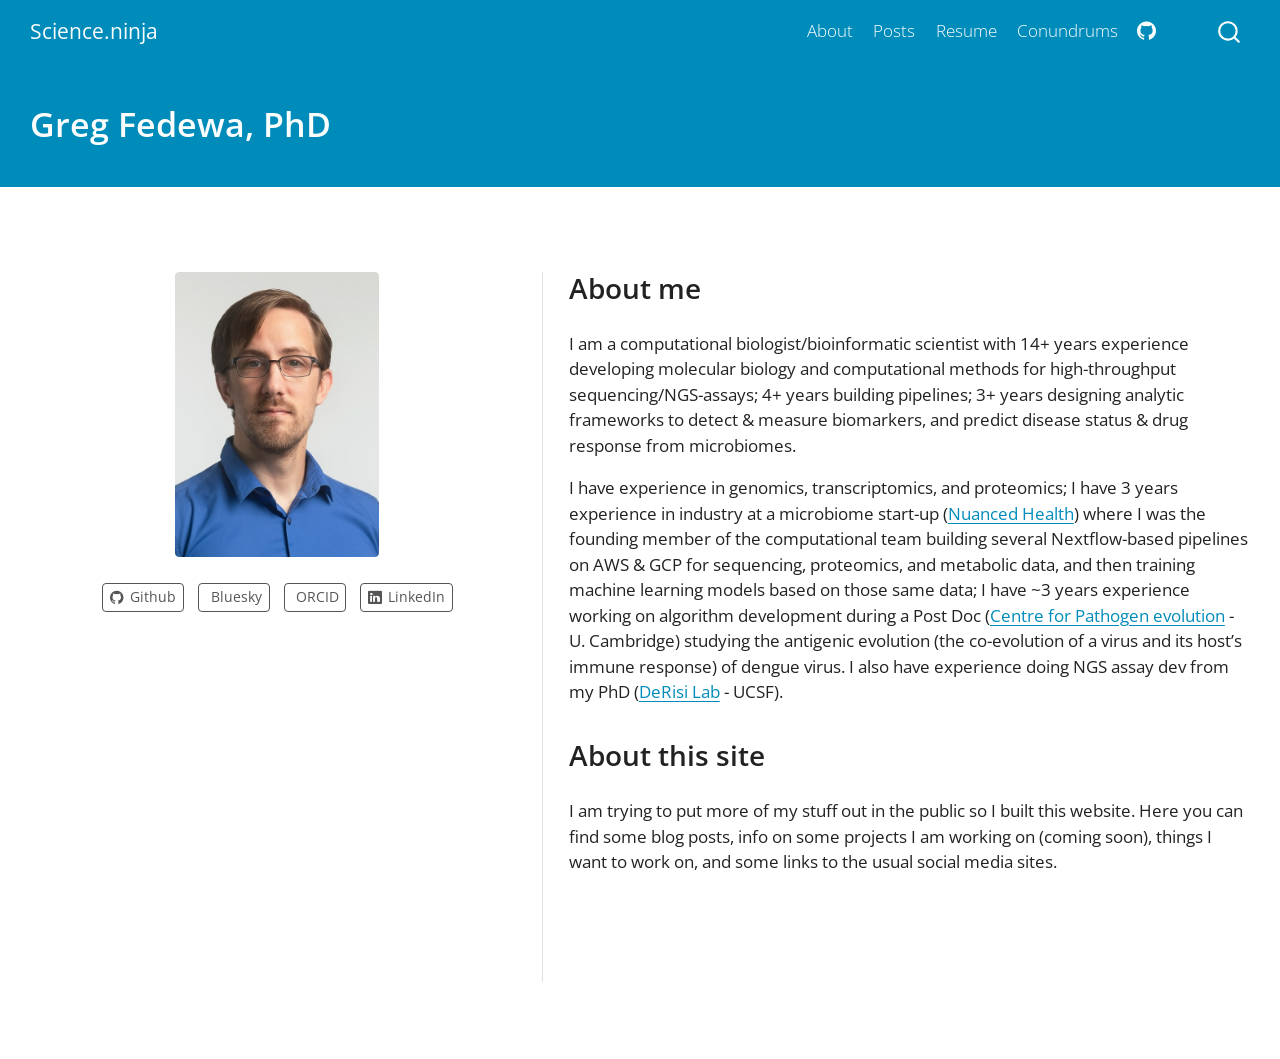
<file: index.html>
<!DOCTYPE html>
<html xmlns="http://www.w3.org/1999/xhtml" lang="en" xml:lang="en"><head>

<meta charset="utf-8">
<meta name="generator" content="quarto-1.7.32">

<meta name="viewport" content="width=device-width, initial-scale=1.0, user-scalable=yes">


<title>Greg Fedewa, PhD – Science.ninja</title>
<style>
code{white-space: pre-wrap;}
span.smallcaps{font-variant: small-caps;}
div.columns{display: flex; gap: min(4vw, 1.5em);}
div.column{flex: auto; overflow-x: auto;}
div.hanging-indent{margin-left: 1.5em; text-indent: -1.5em;}
ul.task-list{list-style: none;}
ul.task-list li input[type="checkbox"] {
  width: 0.8em;
  margin: 0 0.8em 0.2em -1em; /* quarto-specific, see https://github.com/quarto-dev/quarto-cli/issues/4556 */ 
  vertical-align: middle;
}
</style>


<script src="site_libs/quarto-nav/quarto-nav.js"></script>
<script src="site_libs/quarto-nav/headroom.min.js"></script>
<script src="site_libs/clipboard/clipboard.min.js"></script>
<script src="site_libs/quarto-search/autocomplete.umd.js"></script>
<script src="site_libs/quarto-search/fuse.min.js"></script>
<script src="site_libs/quarto-search/quarto-search.js"></script>
<meta name="quarto:offset" content="./">
<script src="site_libs/quarto-html/quarto.js" type="module"></script>
<script src="site_libs/quarto-html/tabsets/tabsets.js" type="module"></script>
<script src="site_libs/quarto-html/popper.min.js"></script>
<script src="site_libs/quarto-html/tippy.umd.min.js"></script>
<link href="site_libs/quarto-html/tippy.css" rel="stylesheet">
<link href="site_libs/quarto-html/quarto-syntax-highlighting-37eea08aefeeee20ff55810ff984fec1.css" rel="stylesheet" id="quarto-text-highlighting-styles">
<script src="site_libs/bootstrap/bootstrap.min.js"></script>
<link href="site_libs/bootstrap/bootstrap-icons.css" rel="stylesheet">
<link href="site_libs/bootstrap/bootstrap-1eaf760eef43accb212d3c2e9d282bfd.min.css" rel="stylesheet" append-hash="true" id="quarto-bootstrap" data-mode="light">
<script src="site_libs/quarto-contrib/iconify-2.1.0/iconify-icon.min.js"></script>
<script id="quarto-search-options" type="application/json">{
  "location": "navbar",
  "copy-button": false,
  "collapse-after": 3,
  "panel-placement": "end",
  "type": "overlay",
  "limit": 50,
  "keyboard-shortcut": [
    "f",
    "/",
    "s"
  ],
  "show-item-context": false,
  "language": {
    "search-no-results-text": "No results",
    "search-matching-documents-text": "matching documents",
    "search-copy-link-title": "Copy link to search",
    "search-hide-matches-text": "Hide additional matches",
    "search-more-match-text": "more match in this document",
    "search-more-matches-text": "more matches in this document",
    "search-clear-button-title": "Clear",
    "search-text-placeholder": "",
    "search-detached-cancel-button-title": "Cancel",
    "search-submit-button-title": "Submit",
    "search-label": "Search"
  }
}</script>


<link rel="stylesheet" href="styles.css">
</head>

<body class="nav-fixed quarto-light">

<div id="quarto-search-results"></div>
  <header id="quarto-header" class="headroom fixed-top quarto-banner">
    <nav class="navbar navbar-expand-lg " data-bs-theme="dark">
      <div class="navbar-container container-fluid">
      <div class="navbar-brand-container mx-auto">
    <a class="navbar-brand" href="./index.html">
    <span class="navbar-title">Science.ninja</span>
    </a>
  </div>
            <div id="quarto-search" class="" title="Search"></div>
          <button class="navbar-toggler" type="button" data-bs-toggle="collapse" data-bs-target="#navbarCollapse" aria-controls="navbarCollapse" role="menu" aria-expanded="false" aria-label="Toggle navigation" onclick="if (window.quartoToggleHeadroom) { window.quartoToggleHeadroom(); }">
  <span class="navbar-toggler-icon"></span>
</button>
          <div class="collapse navbar-collapse" id="navbarCollapse">
            <ul class="navbar-nav navbar-nav-scroll ms-auto">
  <li class="nav-item">
    <a class="nav-link" href="./about.html"> 
<span class="menu-text">About</span></a>
  </li>  
  <li class="nav-item">
    <a class="nav-link" href="./blog.html"> 
<span class="menu-text">Posts</span></a>
  </li>  
  <li class="nav-item">
    <a class="nav-link" href="./resume.html"> 
<span class="menu-text">Resume</span></a>
  </li>  
  <li class="nav-item">
    <a class="nav-link" href="./questions.html"> 
<span class="menu-text">Conundrums</span></a>
  </li>  
  <li class="nav-item compact">
    <a class="nav-link" href="https://github.com/harper357"> <i class="bi bi-github" role="img">
</i> 
<span class="menu-text"></span></a>
  </li>  
  <li class="nav-item">
    <a class="nav-link" href="https://bsky.app/profile/science.ninja"> 
<span class="menu-text"><iconify-icon role="img" inline="" icon="simple-icons:bluesky" aria-label="Icon bluesky from simple-icons Iconify.design set." title="Icon bluesky from simple-icons Iconify.design set."></iconify-icon></span></a>
  </li>  
  <li class="nav-item">
    <a class="nav-link" href="https://orcid.org/0000-0002-3448-3819"> 
<span class="menu-text"><iconify-icon role="img" inline="" icon="simple-icons:orcid" aria-label="Icon orcid from simple-icons Iconify.design set." title="Icon orcid from simple-icons Iconify.design set."></iconify-icon></span></a>
  </li>  
</ul>
          </div> <!-- /navcollapse -->
            <div class="quarto-navbar-tools">
</div>
      </div> <!-- /container-fluid -->
    </nav>
</header>
<!-- content -->
<header id="title-block-header" class="quarto-title-block default page-columns page-full">
  <div class="quarto-title-banner page-columns page-full">
    <div class="quarto-title column-page">
      <h1 class="title">Greg Fedewa, PhD</h1>
                      </div>
  </div>
  <div class="quarto-title-meta column-page">
    </div>
  </header><div id="quarto-content" class="quarto-container page-columns page-rows-contents page-layout-full page-navbar">
<!-- sidebar -->
<!-- margin-sidebar -->
    
<!-- main -->
<div class="quarto-about-trestles column-page">
  <div class="about-entity">
    <img src="profile.jpeg" class="about-image
  rounded " style="width: 12em;">

    <div class="about-links">
  <a href="https://github.com/harper357" class="about-link" rel="" target="">
    <i class="bi bi-github"></i>
     <span class="about-link-text">Github</span>
  </a>
  <a href="https://bsky.app/profile/science.ninja" class="about-link" rel="" target="">
    <i class="bi bi-bluesky"></i>
     <span class="about-link-text"><iconify-icon role="img" inline="" icon="simple-icons:bluesky" aria-label="Icon bluesky from simple-icons Iconify.design set." title="Icon bluesky from simple-icons Iconify.design set."></iconify-icon> Bluesky</span>
  </a>
  <a href="https://orcid.org/0000-0002-3448-3819" class="about-link" rel="" target="">
     <span class="about-link-text"><iconify-icon role="img" inline="" icon="simple-icons:orcid" aria-label="Icon orcid from simple-icons Iconify.design set." title="Icon orcid from simple-icons Iconify.design set."></iconify-icon> ORCID</span>
  </a>
  <a href="https://www.linkedin.com/in/gregfedewa/" class="about-link" rel="" target="">
    <i class="bi bi-linkedin"></i>
     <span class="about-link-text">LinkedIn</span>
  </a>
</div>
  </div>
  <div class="about-contents"><main class="content quarto-banner-title-block column-page" id="quarto-document-content">
<section id="about-me" class="level2">
<h2 data-anchor-id="about-me">About me</h2>
<!-- Who are you? -->
<p>I am a computational biologist/bioinformatic scientist with 14+ years experience developing molecular biology and computational methods for high-throughput sequencing/NGS-assays; 4+ years building pipelines; 3+ years designing analytic frameworks to detect &amp; measure biomarkers, and predict disease status &amp; drug response from microbiomes.</p>
<!-- What do you do? -->
<p>I have experience in genomics, transcriptomics, and proteomics; I have 3 years experience in industry at a microbiome start-up (<a href="www.nuancedhealth.com">Nuanced Health</a>) where I was the founding member of the computational team building several Nextflow-based pipelines on AWS &amp; GCP for sequencing, proteomics, and metabolic data, and then training machine learning models based on those same data; I have ~3 years experience working on algorithm development during a Post Doc (<a href="https://www.pathogenevolution.zoo.cam.ac.uk/">Centre for Pathogen evolution</a> - U. Cambridge) studying the antigenic evolution (the co-evolution of a virus and its host’s immune response) of dengue virus. I also have experience doing NGS assay dev from my PhD (<a href="https://derisilab.ucsf.edu/">DeRisi Lab</a> - UCSF).</p>
</section>
<section id="about-this-site" class="level2">
<h2 data-anchor-id="about-this-site">About this site</h2>
<p>I am trying to put more of my stuff out in the public so I built this website. Here you can find some blog posts, info on some projects I am working on (coming soon), things I want to work on, and some links to the usual social media sites.</p>


</section>
</main></div>
</div>
 <!-- /main -->
<script id="quarto-html-after-body" type="application/javascript">
  window.document.addEventListener("DOMContentLoaded", function (event) {
    const isCodeAnnotation = (el) => {
      for (const clz of el.classList) {
        if (clz.startsWith('code-annotation-')) {                     
          return true;
        }
      }
      return false;
    }
    const onCopySuccess = function(e) {
      // button target
      const button = e.trigger;
      // don't keep focus
      button.blur();
      // flash "checked"
      button.classList.add('code-copy-button-checked');
      var currentTitle = button.getAttribute("title");
      button.setAttribute("title", "Copied!");
      let tooltip;
      if (window.bootstrap) {
        button.setAttribute("data-bs-toggle", "tooltip");
        button.setAttribute("data-bs-placement", "left");
        button.setAttribute("data-bs-title", "Copied!");
        tooltip = new bootstrap.Tooltip(button, 
          { trigger: "manual", 
            customClass: "code-copy-button-tooltip",
            offset: [0, -8]});
        tooltip.show();    
      }
      setTimeout(function() {
        if (tooltip) {
          tooltip.hide();
          button.removeAttribute("data-bs-title");
          button.removeAttribute("data-bs-toggle");
          button.removeAttribute("data-bs-placement");
        }
        button.setAttribute("title", currentTitle);
        button.classList.remove('code-copy-button-checked');
      }, 1000);
      // clear code selection
      e.clearSelection();
    }
    const getTextToCopy = function(trigger) {
        const codeEl = trigger.previousElementSibling.cloneNode(true);
        for (const childEl of codeEl.children) {
          if (isCodeAnnotation(childEl)) {
            childEl.remove();
          }
        }
        return codeEl.innerText;
    }
    const clipboard = new window.ClipboardJS('.code-copy-button:not([data-in-quarto-modal])', {
      text: getTextToCopy
    });
    clipboard.on('success', onCopySuccess);
    if (window.document.getElementById('quarto-embedded-source-code-modal')) {
      const clipboardModal = new window.ClipboardJS('.code-copy-button[data-in-quarto-modal]', {
        text: getTextToCopy,
        container: window.document.getElementById('quarto-embedded-source-code-modal')
      });
      clipboardModal.on('success', onCopySuccess);
    }
      var localhostRegex = new RegExp(/^(?:http|https):\/\/localhost\:?[0-9]*\//);
      var mailtoRegex = new RegExp(/^mailto:/);
        var filterRegex = new RegExp("science\.ninja");
      var isInternal = (href) => {
          return filterRegex.test(href) || localhostRegex.test(href) || mailtoRegex.test(href);
      }
      // Inspect non-navigation links and adorn them if external
     var links = window.document.querySelectorAll('a[href]:not(.nav-link):not(.navbar-brand):not(.toc-action):not(.sidebar-link):not(.sidebar-item-toggle):not(.pagination-link):not(.no-external):not([aria-hidden]):not(.dropdown-item):not(.quarto-navigation-tool):not(.about-link)');
      for (var i=0; i<links.length; i++) {
        const link = links[i];
        if (!isInternal(link.href)) {
          // undo the damage that might have been done by quarto-nav.js in the case of
          // links that we want to consider external
          if (link.dataset.originalHref !== undefined) {
            link.href = link.dataset.originalHref;
          }
        }
      }
    function tippyHover(el, contentFn, onTriggerFn, onUntriggerFn) {
      const config = {
        allowHTML: true,
        maxWidth: 500,
        delay: 100,
        arrow: false,
        appendTo: function(el) {
            return el.parentElement;
        },
        interactive: true,
        interactiveBorder: 10,
        theme: 'quarto',
        placement: 'bottom-start',
      };
      if (contentFn) {
        config.content = contentFn;
      }
      if (onTriggerFn) {
        config.onTrigger = onTriggerFn;
      }
      if (onUntriggerFn) {
        config.onUntrigger = onUntriggerFn;
      }
      window.tippy(el, config); 
    }
    const noterefs = window.document.querySelectorAll('a[role="doc-noteref"]');
    for (var i=0; i<noterefs.length; i++) {
      const ref = noterefs[i];
      tippyHover(ref, function() {
        // use id or data attribute instead here
        let href = ref.getAttribute('data-footnote-href') || ref.getAttribute('href');
        try { href = new URL(href).hash; } catch {}
        const id = href.replace(/^#\/?/, "");
        const note = window.document.getElementById(id);
        if (note) {
          return note.innerHTML;
        } else {
          return "";
        }
      });
    }
    const xrefs = window.document.querySelectorAll('a.quarto-xref');
    const processXRef = (id, note) => {
      // Strip column container classes
      const stripColumnClz = (el) => {
        el.classList.remove("page-full", "page-columns");
        if (el.children) {
          for (const child of el.children) {
            stripColumnClz(child);
          }
        }
      }
      stripColumnClz(note)
      if (id === null || id.startsWith('sec-')) {
        // Special case sections, only their first couple elements
        const container = document.createElement("div");
        if (note.children && note.children.length > 2) {
          container.appendChild(note.children[0].cloneNode(true));
          for (let i = 1; i < note.children.length; i++) {
            const child = note.children[i];
            if (child.tagName === "P" && child.innerText === "") {
              continue;
            } else {
              container.appendChild(child.cloneNode(true));
              break;
            }
          }
          if (window.Quarto?.typesetMath) {
            window.Quarto.typesetMath(container);
          }
          return container.innerHTML
        } else {
          if (window.Quarto?.typesetMath) {
            window.Quarto.typesetMath(note);
          }
          return note.innerHTML;
        }
      } else {
        // Remove any anchor links if they are present
        const anchorLink = note.querySelector('a.anchorjs-link');
        if (anchorLink) {
          anchorLink.remove();
        }
        if (window.Quarto?.typesetMath) {
          window.Quarto.typesetMath(note);
        }
        if (note.classList.contains("callout")) {
          return note.outerHTML;
        } else {
          return note.innerHTML;
        }
      }
    }
    for (var i=0; i<xrefs.length; i++) {
      const xref = xrefs[i];
      tippyHover(xref, undefined, function(instance) {
        instance.disable();
        let url = xref.getAttribute('href');
        let hash = undefined; 
        if (url.startsWith('#')) {
          hash = url;
        } else {
          try { hash = new URL(url).hash; } catch {}
        }
        if (hash) {
          const id = hash.replace(/^#\/?/, "");
          const note = window.document.getElementById(id);
          if (note !== null) {
            try {
              const html = processXRef(id, note.cloneNode(true));
              instance.setContent(html);
            } finally {
              instance.enable();
              instance.show();
            }
          } else {
            // See if we can fetch this
            fetch(url.split('#')[0])
            .then(res => res.text())
            .then(html => {
              const parser = new DOMParser();
              const htmlDoc = parser.parseFromString(html, "text/html");
              const note = htmlDoc.getElementById(id);
              if (note !== null) {
                const html = processXRef(id, note);
                instance.setContent(html);
              } 
            }).finally(() => {
              instance.enable();
              instance.show();
            });
          }
        } else {
          // See if we can fetch a full url (with no hash to target)
          // This is a special case and we should probably do some content thinning / targeting
          fetch(url)
          .then(res => res.text())
          .then(html => {
            const parser = new DOMParser();
            const htmlDoc = parser.parseFromString(html, "text/html");
            const note = htmlDoc.querySelector('main.content');
            if (note !== null) {
              // This should only happen for chapter cross references
              // (since there is no id in the URL)
              // remove the first header
              if (note.children.length > 0 && note.children[0].tagName === "HEADER") {
                note.children[0].remove();
              }
              const html = processXRef(null, note);
              instance.setContent(html);
            } 
          }).finally(() => {
            instance.enable();
            instance.show();
          });
        }
      }, function(instance) {
      });
    }
        let selectedAnnoteEl;
        const selectorForAnnotation = ( cell, annotation) => {
          let cellAttr = 'data-code-cell="' + cell + '"';
          let lineAttr = 'data-code-annotation="' +  annotation + '"';
          const selector = 'span[' + cellAttr + '][' + lineAttr + ']';
          return selector;
        }
        const selectCodeLines = (annoteEl) => {
          const doc = window.document;
          const targetCell = annoteEl.getAttribute("data-target-cell");
          const targetAnnotation = annoteEl.getAttribute("data-target-annotation");
          const annoteSpan = window.document.querySelector(selectorForAnnotation(targetCell, targetAnnotation));
          const lines = annoteSpan.getAttribute("data-code-lines").split(",");
          const lineIds = lines.map((line) => {
            return targetCell + "-" + line;
          })
          let top = null;
          let height = null;
          let parent = null;
          if (lineIds.length > 0) {
              //compute the position of the single el (top and bottom and make a div)
              const el = window.document.getElementById(lineIds[0]);
              top = el.offsetTop;
              height = el.offsetHeight;
              parent = el.parentElement.parentElement;
            if (lineIds.length > 1) {
              const lastEl = window.document.getElementById(lineIds[lineIds.length - 1]);
              const bottom = lastEl.offsetTop + lastEl.offsetHeight;
              height = bottom - top;
            }
            if (top !== null && height !== null && parent !== null) {
              // cook up a div (if necessary) and position it 
              let div = window.document.getElementById("code-annotation-line-highlight");
              if (div === null) {
                div = window.document.createElement("div");
                div.setAttribute("id", "code-annotation-line-highlight");
                div.style.position = 'absolute';
                parent.appendChild(div);
              }
              div.style.top = top - 2 + "px";
              div.style.height = height + 4 + "px";
              div.style.left = 0;
              let gutterDiv = window.document.getElementById("code-annotation-line-highlight-gutter");
              if (gutterDiv === null) {
                gutterDiv = window.document.createElement("div");
                gutterDiv.setAttribute("id", "code-annotation-line-highlight-gutter");
                gutterDiv.style.position = 'absolute';
                const codeCell = window.document.getElementById(targetCell);
                const gutter = codeCell.querySelector('.code-annotation-gutter');
                gutter.appendChild(gutterDiv);
              }
              gutterDiv.style.top = top - 2 + "px";
              gutterDiv.style.height = height + 4 + "px";
            }
            selectedAnnoteEl = annoteEl;
          }
        };
        const unselectCodeLines = () => {
          const elementsIds = ["code-annotation-line-highlight", "code-annotation-line-highlight-gutter"];
          elementsIds.forEach((elId) => {
            const div = window.document.getElementById(elId);
            if (div) {
              div.remove();
            }
          });
          selectedAnnoteEl = undefined;
        };
          // Handle positioning of the toggle
      window.addEventListener(
        "resize",
        throttle(() => {
          elRect = undefined;
          if (selectedAnnoteEl) {
            selectCodeLines(selectedAnnoteEl);
          }
        }, 10)
      );
      function throttle(fn, ms) {
      let throttle = false;
      let timer;
        return (...args) => {
          if(!throttle) { // first call gets through
              fn.apply(this, args);
              throttle = true;
          } else { // all the others get throttled
              if(timer) clearTimeout(timer); // cancel #2
              timer = setTimeout(() => {
                fn.apply(this, args);
                timer = throttle = false;
              }, ms);
          }
        };
      }
        // Attach click handler to the DT
        const annoteDls = window.document.querySelectorAll('dt[data-target-cell]');
        for (const annoteDlNode of annoteDls) {
          annoteDlNode.addEventListener('click', (event) => {
            const clickedEl = event.target;
            if (clickedEl !== selectedAnnoteEl) {
              unselectCodeLines();
              const activeEl = window.document.querySelector('dt[data-target-cell].code-annotation-active');
              if (activeEl) {
                activeEl.classList.remove('code-annotation-active');
              }
              selectCodeLines(clickedEl);
              clickedEl.classList.add('code-annotation-active');
            } else {
              // Unselect the line
              unselectCodeLines();
              clickedEl.classList.remove('code-annotation-active');
            }
          });
        }
    const findCites = (el) => {
      const parentEl = el.parentElement;
      if (parentEl) {
        const cites = parentEl.dataset.cites;
        if (cites) {
          return {
            el,
            cites: cites.split(' ')
          };
        } else {
          return findCites(el.parentElement)
        }
      } else {
        return undefined;
      }
    };
    var bibliorefs = window.document.querySelectorAll('a[role="doc-biblioref"]');
    for (var i=0; i<bibliorefs.length; i++) {
      const ref = bibliorefs[i];
      const citeInfo = findCites(ref);
      if (citeInfo) {
        tippyHover(citeInfo.el, function() {
          var popup = window.document.createElement('div');
          citeInfo.cites.forEach(function(cite) {
            var citeDiv = window.document.createElement('div');
            citeDiv.classList.add('hanging-indent');
            citeDiv.classList.add('csl-entry');
            var biblioDiv = window.document.getElementById('ref-' + cite);
            if (biblioDiv) {
              citeDiv.innerHTML = biblioDiv.innerHTML;
            }
            popup.appendChild(citeDiv);
          });
          return popup.innerHTML;
        });
      }
    }
  });
  </script>
</div> <!-- /content -->




</body></html>
</file>
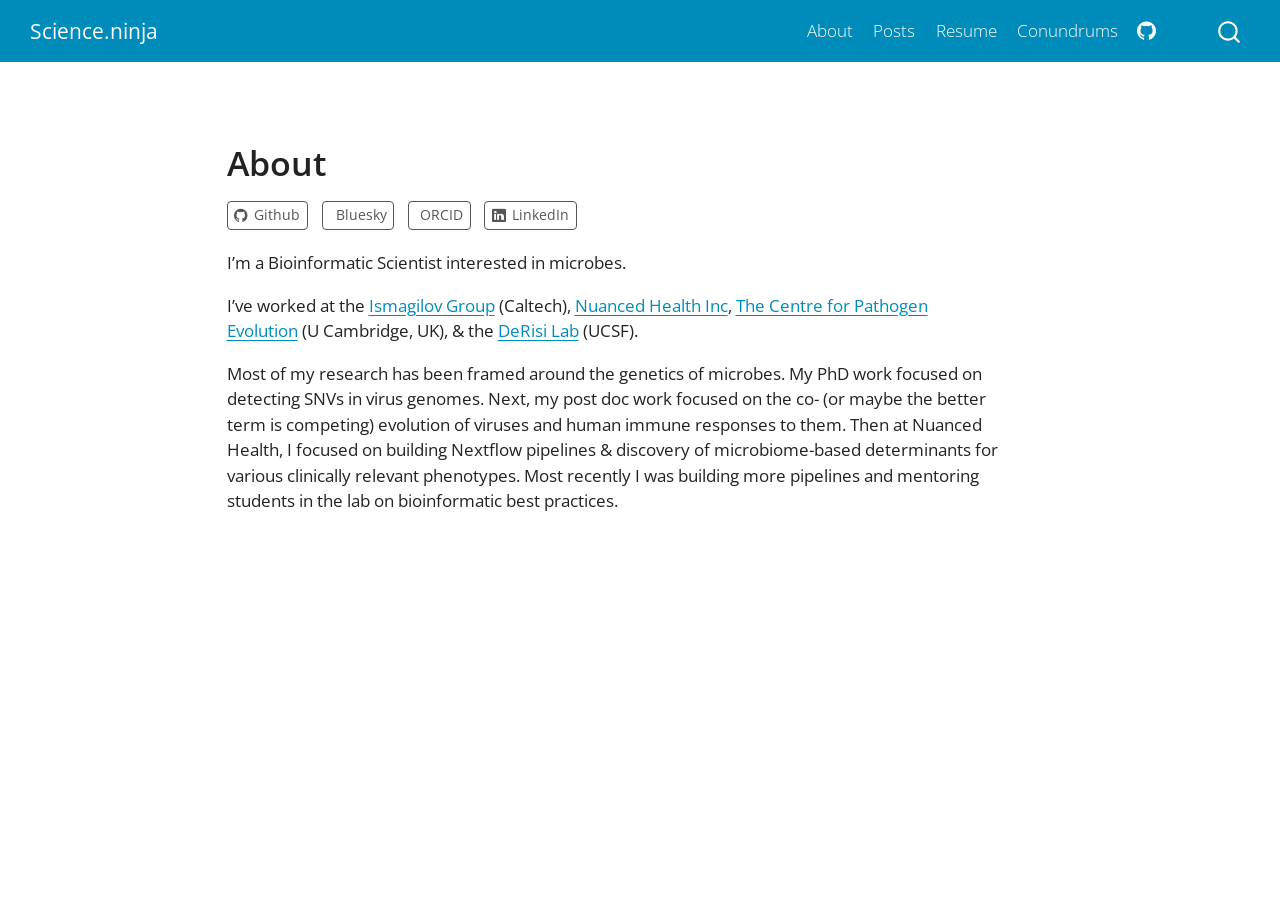
<file: about.html>
<!DOCTYPE html>
<html xmlns="http://www.w3.org/1999/xhtml" lang="en" xml:lang="en"><head>

<meta charset="utf-8">
<meta name="generator" content="quarto-1.7.32">

<meta name="viewport" content="width=device-width, initial-scale=1.0, user-scalable=yes">


<title>About – Science.ninja</title>
<style>
code{white-space: pre-wrap;}
span.smallcaps{font-variant: small-caps;}
div.columns{display: flex; gap: min(4vw, 1.5em);}
div.column{flex: auto; overflow-x: auto;}
div.hanging-indent{margin-left: 1.5em; text-indent: -1.5em;}
ul.task-list{list-style: none;}
ul.task-list li input[type="checkbox"] {
  width: 0.8em;
  margin: 0 0.8em 0.2em -1em; /* quarto-specific, see https://github.com/quarto-dev/quarto-cli/issues/4556 */ 
  vertical-align: middle;
}
</style>


<script src="site_libs/quarto-nav/quarto-nav.js"></script>
<script src="site_libs/quarto-nav/headroom.min.js"></script>
<script src="site_libs/clipboard/clipboard.min.js"></script>
<script src="site_libs/quarto-search/autocomplete.umd.js"></script>
<script src="site_libs/quarto-search/fuse.min.js"></script>
<script src="site_libs/quarto-search/quarto-search.js"></script>
<meta name="quarto:offset" content="./">
<script src="site_libs/quarto-html/quarto.js" type="module"></script>
<script src="site_libs/quarto-html/tabsets/tabsets.js" type="module"></script>
<script src="site_libs/quarto-html/popper.min.js"></script>
<script src="site_libs/quarto-html/tippy.umd.min.js"></script>
<link href="site_libs/quarto-html/tippy.css" rel="stylesheet">
<link href="site_libs/quarto-html/quarto-syntax-highlighting-37eea08aefeeee20ff55810ff984fec1.css" rel="stylesheet" id="quarto-text-highlighting-styles">
<script src="site_libs/bootstrap/bootstrap.min.js"></script>
<link href="site_libs/bootstrap/bootstrap-icons.css" rel="stylesheet">
<link href="site_libs/bootstrap/bootstrap-1eaf760eef43accb212d3c2e9d282bfd.min.css" rel="stylesheet" append-hash="true" id="quarto-bootstrap" data-mode="light">
<script src="site_libs/quarto-contrib/iconify-2.1.0/iconify-icon.min.js"></script>
<script id="quarto-search-options" type="application/json">{
  "location": "navbar",
  "copy-button": false,
  "collapse-after": 3,
  "panel-placement": "end",
  "type": "overlay",
  "limit": 50,
  "keyboard-shortcut": [
    "f",
    "/",
    "s"
  ],
  "show-item-context": false,
  "language": {
    "search-no-results-text": "No results",
    "search-matching-documents-text": "matching documents",
    "search-copy-link-title": "Copy link to search",
    "search-hide-matches-text": "Hide additional matches",
    "search-more-match-text": "more match in this document",
    "search-more-matches-text": "more matches in this document",
    "search-clear-button-title": "Clear",
    "search-text-placeholder": "",
    "search-detached-cancel-button-title": "Cancel",
    "search-submit-button-title": "Submit",
    "search-label": "Search"
  }
}</script>


<link rel="stylesheet" href="styles.css">
</head>

<body class="nav-fixed fullcontent quarto-light">

<div id="quarto-search-results"></div>
  <header id="quarto-header" class="headroom fixed-top">
    <nav class="navbar navbar-expand-lg " data-bs-theme="dark">
      <div class="navbar-container container-fluid">
      <div class="navbar-brand-container mx-auto">
    <a class="navbar-brand" href="./index.html">
    <span class="navbar-title">Science.ninja</span>
    </a>
  </div>
            <div id="quarto-search" class="" title="Search"></div>
          <button class="navbar-toggler" type="button" data-bs-toggle="collapse" data-bs-target="#navbarCollapse" aria-controls="navbarCollapse" role="menu" aria-expanded="false" aria-label="Toggle navigation" onclick="if (window.quartoToggleHeadroom) { window.quartoToggleHeadroom(); }">
  <span class="navbar-toggler-icon"></span>
</button>
          <div class="collapse navbar-collapse" id="navbarCollapse">
            <ul class="navbar-nav navbar-nav-scroll ms-auto">
  <li class="nav-item">
    <a class="nav-link active" href="./about.html" aria-current="page"> 
<span class="menu-text">About</span></a>
  </li>  
  <li class="nav-item">
    <a class="nav-link" href="./blog.html"> 
<span class="menu-text">Posts</span></a>
  </li>  
  <li class="nav-item">
    <a class="nav-link" href="./resume.html"> 
<span class="menu-text">Resume</span></a>
  </li>  
  <li class="nav-item">
    <a class="nav-link" href="./questions.html"> 
<span class="menu-text">Conundrums</span></a>
  </li>  
  <li class="nav-item compact">
    <a class="nav-link" href="https://github.com/harper357"> <i class="bi bi-github" role="img">
</i> 
<span class="menu-text"></span></a>
  </li>  
  <li class="nav-item">
    <a class="nav-link" href="https://bsky.app/profile/science.ninja"> 
<span class="menu-text"><iconify-icon role="img" inline="" icon="simple-icons:bluesky" aria-label="Icon bluesky from simple-icons Iconify.design set." title="Icon bluesky from simple-icons Iconify.design set."></iconify-icon></span></a>
  </li>  
  <li class="nav-item">
    <a class="nav-link" href="https://orcid.org/0000-0002-3448-3819"> 
<span class="menu-text"><iconify-icon role="img" inline="" icon="simple-icons:orcid" aria-label="Icon orcid from simple-icons Iconify.design set." title="Icon orcid from simple-icons Iconify.design set."></iconify-icon></span></a>
  </li>  
</ul>
          </div> <!-- /navcollapse -->
            <div class="quarto-navbar-tools">
</div>
      </div> <!-- /container-fluid -->
    </nav>
</header>
<!-- content -->
<div id="quarto-content" class="quarto-container page-columns page-rows-contents page-layout-article page-navbar">
<!-- sidebar -->
<!-- margin-sidebar -->
    
<!-- main -->
<main class="content page-columns page-full" id="quarto-document-content">




<div class="quarto-about-solana column-body">
  <div class="about-entity">
    <div class="entity-contents">
      <header id="title-block-header" class="quarto-title-block default">
<div class="quarto-title">
<h1 class="title">About</h1>
</div>
<div class="quarto-title-meta">
  </div>
</header> <div class="about-links">
  <a href="https://github.com/harper357" class="about-link" rel="" target="">
    <i class="bi bi-github"></i>
     <span class="about-link-text">Github</span>
  </a>
  <a href="https://bsky.app/profile/science.ninja" class="about-link" rel="" target="">
    <i class="bi bi-bluesky"></i>
     <span class="about-link-text"><iconify-icon role="img" inline="" icon="simple-icons:bluesky" aria-label="Icon bluesky from simple-icons Iconify.design set." title="Icon bluesky from simple-icons Iconify.design set."></iconify-icon> Bluesky</span>
  </a>
  <a href="https://orcid.org/0000-0002-3448-3819" class="about-link" rel="" target="">
     <span class="about-link-text"><iconify-icon role="img" inline="" icon="simple-icons:orcid" aria-label="Icon orcid from simple-icons Iconify.design set." title="Icon orcid from simple-icons Iconify.design set."></iconify-icon> ORCID</span>
  </a>
  <a href="https://www.linkedin.com/in/gregfedewa/" class="about-link" rel="" target="">
    <i class="bi bi-linkedin"></i>
     <span class="about-link-text">LinkedIn</span>
  </a>
</div>
      <div class="about-contents"><div id="about-me">
<p>I’m a Bioinformatic Scientist interested in microbes.</p>
<p>I’ve worked at the <a href="https://ismagilovlab.caltech.edu/">Ismagilov Group</a> (Caltech), <a href="https://nuancedhealth.com/">Nuanced Health Inc</a>, <a href="https://www.pathogenevolution.zoo.cam.ac.uk/">The Centre for Pathogen Evolution</a> (U Cambridge, UK), &amp; the <a href="https://derisilab.ucsf.edu/">DeRisi Lab</a> (UCSF).</p>
<p>Most of my research has been framed around the genetics of microbes. My PhD work focused on detecting SNVs in virus genomes. Next, my post doc work focused on the co- (or maybe the better term is competing) evolution of viruses and human immune responses to them. Then at Nuanced Health, I focused on building Nextflow pipelines &amp; discovery of microbiome-based determinants for various clinically relevant phenotypes. Most recently I was building more pipelines and mentoring students in the lab on bioinformatic best practices.</p>
</div></div>
    </div>
  </div>
</div>





</main> <!-- /main -->
<script id="quarto-html-after-body" type="application/javascript">
  window.document.addEventListener("DOMContentLoaded", function (event) {
    const isCodeAnnotation = (el) => {
      for (const clz of el.classList) {
        if (clz.startsWith('code-annotation-')) {                     
          return true;
        }
      }
      return false;
    }
    const onCopySuccess = function(e) {
      // button target
      const button = e.trigger;
      // don't keep focus
      button.blur();
      // flash "checked"
      button.classList.add('code-copy-button-checked');
      var currentTitle = button.getAttribute("title");
      button.setAttribute("title", "Copied!");
      let tooltip;
      if (window.bootstrap) {
        button.setAttribute("data-bs-toggle", "tooltip");
        button.setAttribute("data-bs-placement", "left");
        button.setAttribute("data-bs-title", "Copied!");
        tooltip = new bootstrap.Tooltip(button, 
          { trigger: "manual", 
            customClass: "code-copy-button-tooltip",
            offset: [0, -8]});
        tooltip.show();    
      }
      setTimeout(function() {
        if (tooltip) {
          tooltip.hide();
          button.removeAttribute("data-bs-title");
          button.removeAttribute("data-bs-toggle");
          button.removeAttribute("data-bs-placement");
        }
        button.setAttribute("title", currentTitle);
        button.classList.remove('code-copy-button-checked');
      }, 1000);
      // clear code selection
      e.clearSelection();
    }
    const getTextToCopy = function(trigger) {
        const codeEl = trigger.previousElementSibling.cloneNode(true);
        for (const childEl of codeEl.children) {
          if (isCodeAnnotation(childEl)) {
            childEl.remove();
          }
        }
        return codeEl.innerText;
    }
    const clipboard = new window.ClipboardJS('.code-copy-button:not([data-in-quarto-modal])', {
      text: getTextToCopy
    });
    clipboard.on('success', onCopySuccess);
    if (window.document.getElementById('quarto-embedded-source-code-modal')) {
      const clipboardModal = new window.ClipboardJS('.code-copy-button[data-in-quarto-modal]', {
        text: getTextToCopy,
        container: window.document.getElementById('quarto-embedded-source-code-modal')
      });
      clipboardModal.on('success', onCopySuccess);
    }
      var localhostRegex = new RegExp(/^(?:http|https):\/\/localhost\:?[0-9]*\//);
      var mailtoRegex = new RegExp(/^mailto:/);
        var filterRegex = new RegExp("science\.ninja");
      var isInternal = (href) => {
          return filterRegex.test(href) || localhostRegex.test(href) || mailtoRegex.test(href);
      }
      // Inspect non-navigation links and adorn them if external
     var links = window.document.querySelectorAll('a[href]:not(.nav-link):not(.navbar-brand):not(.toc-action):not(.sidebar-link):not(.sidebar-item-toggle):not(.pagination-link):not(.no-external):not([aria-hidden]):not(.dropdown-item):not(.quarto-navigation-tool):not(.about-link)');
      for (var i=0; i<links.length; i++) {
        const link = links[i];
        if (!isInternal(link.href)) {
          // undo the damage that might have been done by quarto-nav.js in the case of
          // links that we want to consider external
          if (link.dataset.originalHref !== undefined) {
            link.href = link.dataset.originalHref;
          }
        }
      }
    function tippyHover(el, contentFn, onTriggerFn, onUntriggerFn) {
      const config = {
        allowHTML: true,
        maxWidth: 500,
        delay: 100,
        arrow: false,
        appendTo: function(el) {
            return el.parentElement;
        },
        interactive: true,
        interactiveBorder: 10,
        theme: 'quarto',
        placement: 'bottom-start',
      };
      if (contentFn) {
        config.content = contentFn;
      }
      if (onTriggerFn) {
        config.onTrigger = onTriggerFn;
      }
      if (onUntriggerFn) {
        config.onUntrigger = onUntriggerFn;
      }
      window.tippy(el, config); 
    }
    const noterefs = window.document.querySelectorAll('a[role="doc-noteref"]');
    for (var i=0; i<noterefs.length; i++) {
      const ref = noterefs[i];
      tippyHover(ref, function() {
        // use id or data attribute instead here
        let href = ref.getAttribute('data-footnote-href') || ref.getAttribute('href');
        try { href = new URL(href).hash; } catch {}
        const id = href.replace(/^#\/?/, "");
        const note = window.document.getElementById(id);
        if (note) {
          return note.innerHTML;
        } else {
          return "";
        }
      });
    }
    const xrefs = window.document.querySelectorAll('a.quarto-xref');
    const processXRef = (id, note) => {
      // Strip column container classes
      const stripColumnClz = (el) => {
        el.classList.remove("page-full", "page-columns");
        if (el.children) {
          for (const child of el.children) {
            stripColumnClz(child);
          }
        }
      }
      stripColumnClz(note)
      if (id === null || id.startsWith('sec-')) {
        // Special case sections, only their first couple elements
        const container = document.createElement("div");
        if (note.children && note.children.length > 2) {
          container.appendChild(note.children[0].cloneNode(true));
          for (let i = 1; i < note.children.length; i++) {
            const child = note.children[i];
            if (child.tagName === "P" && child.innerText === "") {
              continue;
            } else {
              container.appendChild(child.cloneNode(true));
              break;
            }
          }
          if (window.Quarto?.typesetMath) {
            window.Quarto.typesetMath(container);
          }
          return container.innerHTML
        } else {
          if (window.Quarto?.typesetMath) {
            window.Quarto.typesetMath(note);
          }
          return note.innerHTML;
        }
      } else {
        // Remove any anchor links if they are present
        const anchorLink = note.querySelector('a.anchorjs-link');
        if (anchorLink) {
          anchorLink.remove();
        }
        if (window.Quarto?.typesetMath) {
          window.Quarto.typesetMath(note);
        }
        if (note.classList.contains("callout")) {
          return note.outerHTML;
        } else {
          return note.innerHTML;
        }
      }
    }
    for (var i=0; i<xrefs.length; i++) {
      const xref = xrefs[i];
      tippyHover(xref, undefined, function(instance) {
        instance.disable();
        let url = xref.getAttribute('href');
        let hash = undefined; 
        if (url.startsWith('#')) {
          hash = url;
        } else {
          try { hash = new URL(url).hash; } catch {}
        }
        if (hash) {
          const id = hash.replace(/^#\/?/, "");
          const note = window.document.getElementById(id);
          if (note !== null) {
            try {
              const html = processXRef(id, note.cloneNode(true));
              instance.setContent(html);
            } finally {
              instance.enable();
              instance.show();
            }
          } else {
            // See if we can fetch this
            fetch(url.split('#')[0])
            .then(res => res.text())
            .then(html => {
              const parser = new DOMParser();
              const htmlDoc = parser.parseFromString(html, "text/html");
              const note = htmlDoc.getElementById(id);
              if (note !== null) {
                const html = processXRef(id, note);
                instance.setContent(html);
              } 
            }).finally(() => {
              instance.enable();
              instance.show();
            });
          }
        } else {
          // See if we can fetch a full url (with no hash to target)
          // This is a special case and we should probably do some content thinning / targeting
          fetch(url)
          .then(res => res.text())
          .then(html => {
            const parser = new DOMParser();
            const htmlDoc = parser.parseFromString(html, "text/html");
            const note = htmlDoc.querySelector('main.content');
            if (note !== null) {
              // This should only happen for chapter cross references
              // (since there is no id in the URL)
              // remove the first header
              if (note.children.length > 0 && note.children[0].tagName === "HEADER") {
                note.children[0].remove();
              }
              const html = processXRef(null, note);
              instance.setContent(html);
            } 
          }).finally(() => {
            instance.enable();
            instance.show();
          });
        }
      }, function(instance) {
      });
    }
        let selectedAnnoteEl;
        const selectorForAnnotation = ( cell, annotation) => {
          let cellAttr = 'data-code-cell="' + cell + '"';
          let lineAttr = 'data-code-annotation="' +  annotation + '"';
          const selector = 'span[' + cellAttr + '][' + lineAttr + ']';
          return selector;
        }
        const selectCodeLines = (annoteEl) => {
          const doc = window.document;
          const targetCell = annoteEl.getAttribute("data-target-cell");
          const targetAnnotation = annoteEl.getAttribute("data-target-annotation");
          const annoteSpan = window.document.querySelector(selectorForAnnotation(targetCell, targetAnnotation));
          const lines = annoteSpan.getAttribute("data-code-lines").split(",");
          const lineIds = lines.map((line) => {
            return targetCell + "-" + line;
          })
          let top = null;
          let height = null;
          let parent = null;
          if (lineIds.length > 0) {
              //compute the position of the single el (top and bottom and make a div)
              const el = window.document.getElementById(lineIds[0]);
              top = el.offsetTop;
              height = el.offsetHeight;
              parent = el.parentElement.parentElement;
            if (lineIds.length > 1) {
              const lastEl = window.document.getElementById(lineIds[lineIds.length - 1]);
              const bottom = lastEl.offsetTop + lastEl.offsetHeight;
              height = bottom - top;
            }
            if (top !== null && height !== null && parent !== null) {
              // cook up a div (if necessary) and position it 
              let div = window.document.getElementById("code-annotation-line-highlight");
              if (div === null) {
                div = window.document.createElement("div");
                div.setAttribute("id", "code-annotation-line-highlight");
                div.style.position = 'absolute';
                parent.appendChild(div);
              }
              div.style.top = top - 2 + "px";
              div.style.height = height + 4 + "px";
              div.style.left = 0;
              let gutterDiv = window.document.getElementById("code-annotation-line-highlight-gutter");
              if (gutterDiv === null) {
                gutterDiv = window.document.createElement("div");
                gutterDiv.setAttribute("id", "code-annotation-line-highlight-gutter");
                gutterDiv.style.position = 'absolute';
                const codeCell = window.document.getElementById(targetCell);
                const gutter = codeCell.querySelector('.code-annotation-gutter');
                gutter.appendChild(gutterDiv);
              }
              gutterDiv.style.top = top - 2 + "px";
              gutterDiv.style.height = height + 4 + "px";
            }
            selectedAnnoteEl = annoteEl;
          }
        };
        const unselectCodeLines = () => {
          const elementsIds = ["code-annotation-line-highlight", "code-annotation-line-highlight-gutter"];
          elementsIds.forEach((elId) => {
            const div = window.document.getElementById(elId);
            if (div) {
              div.remove();
            }
          });
          selectedAnnoteEl = undefined;
        };
          // Handle positioning of the toggle
      window.addEventListener(
        "resize",
        throttle(() => {
          elRect = undefined;
          if (selectedAnnoteEl) {
            selectCodeLines(selectedAnnoteEl);
          }
        }, 10)
      );
      function throttle(fn, ms) {
      let throttle = false;
      let timer;
        return (...args) => {
          if(!throttle) { // first call gets through
              fn.apply(this, args);
              throttle = true;
          } else { // all the others get throttled
              if(timer) clearTimeout(timer); // cancel #2
              timer = setTimeout(() => {
                fn.apply(this, args);
                timer = throttle = false;
              }, ms);
          }
        };
      }
        // Attach click handler to the DT
        const annoteDls = window.document.querySelectorAll('dt[data-target-cell]');
        for (const annoteDlNode of annoteDls) {
          annoteDlNode.addEventListener('click', (event) => {
            const clickedEl = event.target;
            if (clickedEl !== selectedAnnoteEl) {
              unselectCodeLines();
              const activeEl = window.document.querySelector('dt[data-target-cell].code-annotation-active');
              if (activeEl) {
                activeEl.classList.remove('code-annotation-active');
              }
              selectCodeLines(clickedEl);
              clickedEl.classList.add('code-annotation-active');
            } else {
              // Unselect the line
              unselectCodeLines();
              clickedEl.classList.remove('code-annotation-active');
            }
          });
        }
    const findCites = (el) => {
      const parentEl = el.parentElement;
      if (parentEl) {
        const cites = parentEl.dataset.cites;
        if (cites) {
          return {
            el,
            cites: cites.split(' ')
          };
        } else {
          return findCites(el.parentElement)
        }
      } else {
        return undefined;
      }
    };
    var bibliorefs = window.document.querySelectorAll('a[role="doc-biblioref"]');
    for (var i=0; i<bibliorefs.length; i++) {
      const ref = bibliorefs[i];
      const citeInfo = findCites(ref);
      if (citeInfo) {
        tippyHover(citeInfo.el, function() {
          var popup = window.document.createElement('div');
          citeInfo.cites.forEach(function(cite) {
            var citeDiv = window.document.createElement('div');
            citeDiv.classList.add('hanging-indent');
            citeDiv.classList.add('csl-entry');
            var biblioDiv = window.document.getElementById('ref-' + cite);
            if (biblioDiv) {
              citeDiv.innerHTML = biblioDiv.innerHTML;
            }
            popup.appendChild(citeDiv);
          });
          return popup.innerHTML;
        });
      }
    }
  });
  </script>
</div> <!-- /content -->




</body></html>
</file>
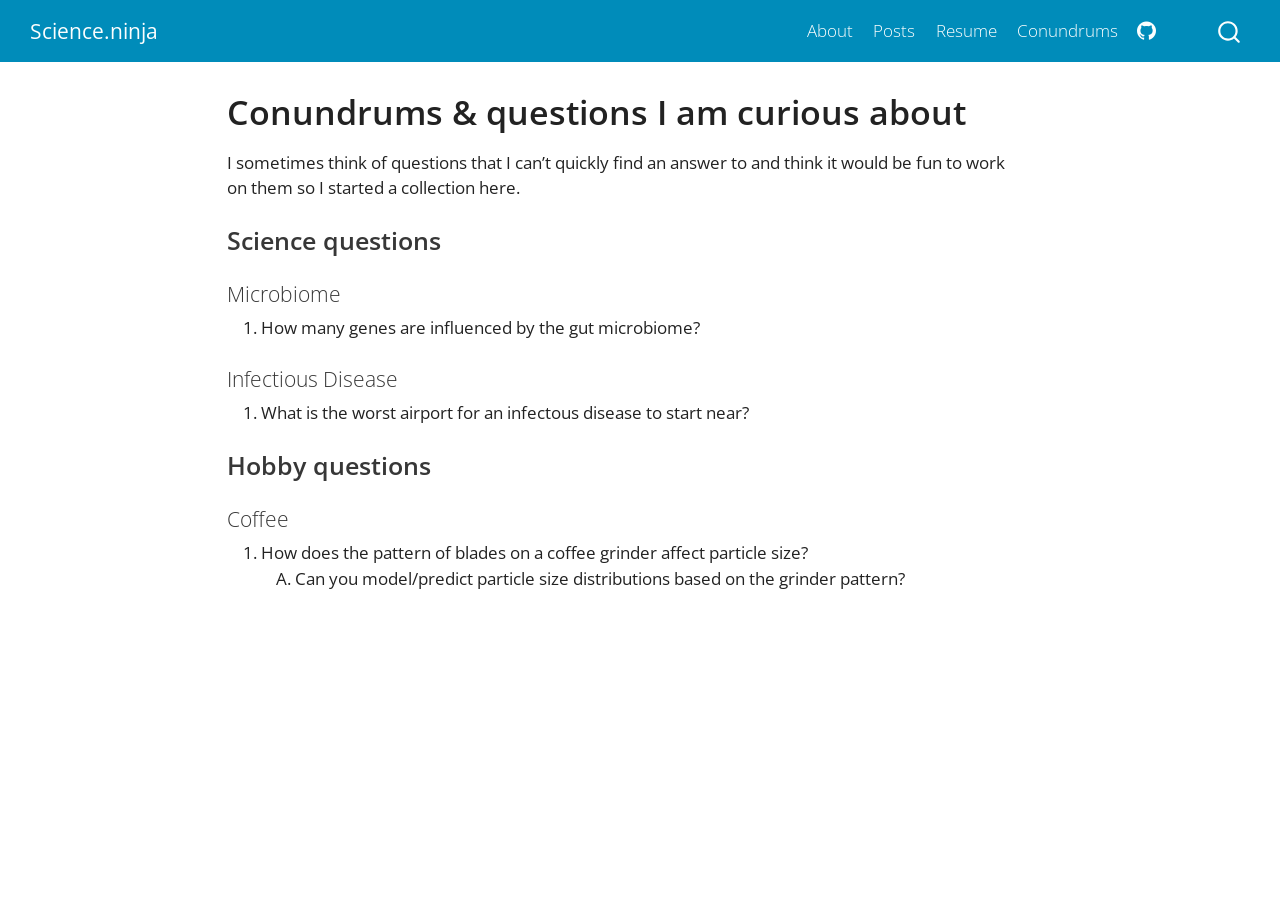
<file: questions.html>
<!DOCTYPE html>
<html xmlns="http://www.w3.org/1999/xhtml" lang="en" xml:lang="en"><head>

<meta charset="utf-8">
<meta name="generator" content="quarto-1.7.32">

<meta name="viewport" content="width=device-width, initial-scale=1.0, user-scalable=yes">


<title>Conundrums &amp; questions I am curious about – Science.ninja</title>
<style>
code{white-space: pre-wrap;}
span.smallcaps{font-variant: small-caps;}
div.columns{display: flex; gap: min(4vw, 1.5em);}
div.column{flex: auto; overflow-x: auto;}
div.hanging-indent{margin-left: 1.5em; text-indent: -1.5em;}
ul.task-list{list-style: none;}
ul.task-list li input[type="checkbox"] {
  width: 0.8em;
  margin: 0 0.8em 0.2em -1em; /* quarto-specific, see https://github.com/quarto-dev/quarto-cli/issues/4556 */ 
  vertical-align: middle;
}
</style>


<script src="site_libs/quarto-nav/quarto-nav.js"></script>
<script src="site_libs/quarto-nav/headroom.min.js"></script>
<script src="site_libs/clipboard/clipboard.min.js"></script>
<script src="site_libs/quarto-search/autocomplete.umd.js"></script>
<script src="site_libs/quarto-search/fuse.min.js"></script>
<script src="site_libs/quarto-search/quarto-search.js"></script>
<meta name="quarto:offset" content="./">
<script src="site_libs/quarto-html/quarto.js" type="module"></script>
<script src="site_libs/quarto-html/tabsets/tabsets.js" type="module"></script>
<script src="site_libs/quarto-html/popper.min.js"></script>
<script src="site_libs/quarto-html/tippy.umd.min.js"></script>
<script src="site_libs/quarto-html/anchor.min.js"></script>
<link href="site_libs/quarto-html/tippy.css" rel="stylesheet">
<link href="site_libs/quarto-html/quarto-syntax-highlighting-37eea08aefeeee20ff55810ff984fec1.css" rel="stylesheet" id="quarto-text-highlighting-styles">
<script src="site_libs/bootstrap/bootstrap.min.js"></script>
<link href="site_libs/bootstrap/bootstrap-icons.css" rel="stylesheet">
<link href="site_libs/bootstrap/bootstrap-1eaf760eef43accb212d3c2e9d282bfd.min.css" rel="stylesheet" append-hash="true" id="quarto-bootstrap" data-mode="light">
<script src="site_libs/quarto-contrib/iconify-2.1.0/iconify-icon.min.js"></script>
<script id="quarto-search-options" type="application/json">{
  "location": "navbar",
  "copy-button": false,
  "collapse-after": 3,
  "panel-placement": "end",
  "type": "overlay",
  "limit": 50,
  "keyboard-shortcut": [
    "f",
    "/",
    "s"
  ],
  "show-item-context": false,
  "language": {
    "search-no-results-text": "No results",
    "search-matching-documents-text": "matching documents",
    "search-copy-link-title": "Copy link to search",
    "search-hide-matches-text": "Hide additional matches",
    "search-more-match-text": "more match in this document",
    "search-more-matches-text": "more matches in this document",
    "search-clear-button-title": "Clear",
    "search-text-placeholder": "",
    "search-detached-cancel-button-title": "Cancel",
    "search-submit-button-title": "Submit",
    "search-label": "Search"
  }
}</script>


<link rel="stylesheet" href="styles.css">
</head>

<body class="nav-fixed fullcontent quarto-light">

<div id="quarto-search-results"></div>
  <header id="quarto-header" class="headroom fixed-top">
    <nav class="navbar navbar-expand-lg " data-bs-theme="dark">
      <div class="navbar-container container-fluid">
      <div class="navbar-brand-container mx-auto">
    <a class="navbar-brand" href="./index.html">
    <span class="navbar-title">Science.ninja</span>
    </a>
  </div>
            <div id="quarto-search" class="" title="Search"></div>
          <button class="navbar-toggler" type="button" data-bs-toggle="collapse" data-bs-target="#navbarCollapse" aria-controls="navbarCollapse" role="menu" aria-expanded="false" aria-label="Toggle navigation" onclick="if (window.quartoToggleHeadroom) { window.quartoToggleHeadroom(); }">
  <span class="navbar-toggler-icon"></span>
</button>
          <div class="collapse navbar-collapse" id="navbarCollapse">
            <ul class="navbar-nav navbar-nav-scroll ms-auto">
  <li class="nav-item">
    <a class="nav-link" href="./about.html"> 
<span class="menu-text">About</span></a>
  </li>  
  <li class="nav-item">
    <a class="nav-link" href="./blog.html"> 
<span class="menu-text">Posts</span></a>
  </li>  
  <li class="nav-item">
    <a class="nav-link" href="./resume.html"> 
<span class="menu-text">Resume</span></a>
  </li>  
  <li class="nav-item">
    <a class="nav-link active" href="./questions.html" aria-current="page"> 
<span class="menu-text">Conundrums</span></a>
  </li>  
  <li class="nav-item compact">
    <a class="nav-link" href="https://github.com/harper357"> <i class="bi bi-github" role="img">
</i> 
<span class="menu-text"></span></a>
  </li>  
  <li class="nav-item">
    <a class="nav-link" href="https://bsky.app/profile/science.ninja"> 
<span class="menu-text"><iconify-icon role="img" inline="" icon="simple-icons:bluesky" aria-label="Icon bluesky from simple-icons Iconify.design set." title="Icon bluesky from simple-icons Iconify.design set."></iconify-icon></span></a>
  </li>  
  <li class="nav-item">
    <a class="nav-link" href="https://orcid.org/0000-0002-3448-3819"> 
<span class="menu-text"><iconify-icon role="img" inline="" icon="simple-icons:orcid" aria-label="Icon orcid from simple-icons Iconify.design set." title="Icon orcid from simple-icons Iconify.design set."></iconify-icon></span></a>
  </li>  
</ul>
          </div> <!-- /navcollapse -->
            <div class="quarto-navbar-tools">
</div>
      </div> <!-- /container-fluid -->
    </nav>
</header>
<!-- content -->
<div id="quarto-content" class="quarto-container page-columns page-rows-contents page-layout-article page-navbar">
<!-- sidebar -->
<!-- margin-sidebar -->
    
<!-- main -->
<main class="content" id="quarto-document-content">

<header id="title-block-header" class="quarto-title-block default">
<div class="quarto-title">
<h1 class="title">Conundrums &amp; questions I am curious about</h1>
</div>



<div class="quarto-title-meta">

    
  
    
  </div>
  


</header>


<p>I sometimes think of questions that I can’t quickly find an answer to and think it would be fun to work on them so I started a collection here.</p>
<section id="science-questions" class="level3">
<h3 class="anchored" data-anchor-id="science-questions">Science questions</h3>
<section id="microbiome" class="level4">
<h4 class="anchored" data-anchor-id="microbiome">Microbiome <iconify-icon role="img" inline="" icon="twemoji:microbe" aria-label="Icon microbe from twemoji Iconify.design set." title="Icon microbe from twemoji Iconify.design set."></iconify-icon></h4>
<ol type="1">
<li>How many genes are influenced by the gut microbiome?</li>
</ol>
</section>
<section id="infectious-disease" class="level4">
<h4 class="anchored" data-anchor-id="infectious-disease">Infectious Disease <iconify-icon role="img" inline="" icon="arcticons:coronavirus" aria-label="Icon coronavirus from arcticons Iconify.design set." title="Icon coronavirus from arcticons Iconify.design set."></iconify-icon></h4>
<ol type="1">
<li>What is the worst airport for an infectous disease to start near?</li>
</ol>
</section>
</section>
<section id="hobby-questions" class="level3">
<h3 class="anchored" data-anchor-id="hobby-questions">Hobby questions</h3>
<section id="coffee" class="level4">
<h4 class="anchored" data-anchor-id="coffee">Coffee <iconify-icon role="img" inline="" icon="ph:coffee-bean-duotone" aria-label="Icon coffee-bean-duotone from ph Iconify.design set." title="Icon coffee-bean-duotone from ph Iconify.design set."></iconify-icon></h4>
<ol type="1">
<li>How does the pattern of blades on a coffee grinder affect particle size?
<ol type="A">
<li>Can you model/predict particle size distributions based on the grinder pattern?</li>
</ol></li>
</ol>


</section>
</section>

</main> <!-- /main -->
<script id="quarto-html-after-body" type="application/javascript">
  window.document.addEventListener("DOMContentLoaded", function (event) {
    const icon = "";
    const anchorJS = new window.AnchorJS();
    anchorJS.options = {
      placement: 'right',
      icon: icon
    };
    anchorJS.add('.anchored');
    const isCodeAnnotation = (el) => {
      for (const clz of el.classList) {
        if (clz.startsWith('code-annotation-')) {                     
          return true;
        }
      }
      return false;
    }
    const onCopySuccess = function(e) {
      // button target
      const button = e.trigger;
      // don't keep focus
      button.blur();
      // flash "checked"
      button.classList.add('code-copy-button-checked');
      var currentTitle = button.getAttribute("title");
      button.setAttribute("title", "Copied!");
      let tooltip;
      if (window.bootstrap) {
        button.setAttribute("data-bs-toggle", "tooltip");
        button.setAttribute("data-bs-placement", "left");
        button.setAttribute("data-bs-title", "Copied!");
        tooltip = new bootstrap.Tooltip(button, 
          { trigger: "manual", 
            customClass: "code-copy-button-tooltip",
            offset: [0, -8]});
        tooltip.show();    
      }
      setTimeout(function() {
        if (tooltip) {
          tooltip.hide();
          button.removeAttribute("data-bs-title");
          button.removeAttribute("data-bs-toggle");
          button.removeAttribute("data-bs-placement");
        }
        button.setAttribute("title", currentTitle);
        button.classList.remove('code-copy-button-checked');
      }, 1000);
      // clear code selection
      e.clearSelection();
    }
    const getTextToCopy = function(trigger) {
        const codeEl = trigger.previousElementSibling.cloneNode(true);
        for (const childEl of codeEl.children) {
          if (isCodeAnnotation(childEl)) {
            childEl.remove();
          }
        }
        return codeEl.innerText;
    }
    const clipboard = new window.ClipboardJS('.code-copy-button:not([data-in-quarto-modal])', {
      text: getTextToCopy
    });
    clipboard.on('success', onCopySuccess);
    if (window.document.getElementById('quarto-embedded-source-code-modal')) {
      const clipboardModal = new window.ClipboardJS('.code-copy-button[data-in-quarto-modal]', {
        text: getTextToCopy,
        container: window.document.getElementById('quarto-embedded-source-code-modal')
      });
      clipboardModal.on('success', onCopySuccess);
    }
      var localhostRegex = new RegExp(/^(?:http|https):\/\/localhost\:?[0-9]*\//);
      var mailtoRegex = new RegExp(/^mailto:/);
        var filterRegex = new RegExp("science\.ninja");
      var isInternal = (href) => {
          return filterRegex.test(href) || localhostRegex.test(href) || mailtoRegex.test(href);
      }
      // Inspect non-navigation links and adorn them if external
     var links = window.document.querySelectorAll('a[href]:not(.nav-link):not(.navbar-brand):not(.toc-action):not(.sidebar-link):not(.sidebar-item-toggle):not(.pagination-link):not(.no-external):not([aria-hidden]):not(.dropdown-item):not(.quarto-navigation-tool):not(.about-link)');
      for (var i=0; i<links.length; i++) {
        const link = links[i];
        if (!isInternal(link.href)) {
          // undo the damage that might have been done by quarto-nav.js in the case of
          // links that we want to consider external
          if (link.dataset.originalHref !== undefined) {
            link.href = link.dataset.originalHref;
          }
        }
      }
    function tippyHover(el, contentFn, onTriggerFn, onUntriggerFn) {
      const config = {
        allowHTML: true,
        maxWidth: 500,
        delay: 100,
        arrow: false,
        appendTo: function(el) {
            return el.parentElement;
        },
        interactive: true,
        interactiveBorder: 10,
        theme: 'quarto',
        placement: 'bottom-start',
      };
      if (contentFn) {
        config.content = contentFn;
      }
      if (onTriggerFn) {
        config.onTrigger = onTriggerFn;
      }
      if (onUntriggerFn) {
        config.onUntrigger = onUntriggerFn;
      }
      window.tippy(el, config); 
    }
    const noterefs = window.document.querySelectorAll('a[role="doc-noteref"]');
    for (var i=0; i<noterefs.length; i++) {
      const ref = noterefs[i];
      tippyHover(ref, function() {
        // use id or data attribute instead here
        let href = ref.getAttribute('data-footnote-href') || ref.getAttribute('href');
        try { href = new URL(href).hash; } catch {}
        const id = href.replace(/^#\/?/, "");
        const note = window.document.getElementById(id);
        if (note) {
          return note.innerHTML;
        } else {
          return "";
        }
      });
    }
    const xrefs = window.document.querySelectorAll('a.quarto-xref');
    const processXRef = (id, note) => {
      // Strip column container classes
      const stripColumnClz = (el) => {
        el.classList.remove("page-full", "page-columns");
        if (el.children) {
          for (const child of el.children) {
            stripColumnClz(child);
          }
        }
      }
      stripColumnClz(note)
      if (id === null || id.startsWith('sec-')) {
        // Special case sections, only their first couple elements
        const container = document.createElement("div");
        if (note.children && note.children.length > 2) {
          container.appendChild(note.children[0].cloneNode(true));
          for (let i = 1; i < note.children.length; i++) {
            const child = note.children[i];
            if (child.tagName === "P" && child.innerText === "") {
              continue;
            } else {
              container.appendChild(child.cloneNode(true));
              break;
            }
          }
          if (window.Quarto?.typesetMath) {
            window.Quarto.typesetMath(container);
          }
          return container.innerHTML
        } else {
          if (window.Quarto?.typesetMath) {
            window.Quarto.typesetMath(note);
          }
          return note.innerHTML;
        }
      } else {
        // Remove any anchor links if they are present
        const anchorLink = note.querySelector('a.anchorjs-link');
        if (anchorLink) {
          anchorLink.remove();
        }
        if (window.Quarto?.typesetMath) {
          window.Quarto.typesetMath(note);
        }
        if (note.classList.contains("callout")) {
          return note.outerHTML;
        } else {
          return note.innerHTML;
        }
      }
    }
    for (var i=0; i<xrefs.length; i++) {
      const xref = xrefs[i];
      tippyHover(xref, undefined, function(instance) {
        instance.disable();
        let url = xref.getAttribute('href');
        let hash = undefined; 
        if (url.startsWith('#')) {
          hash = url;
        } else {
          try { hash = new URL(url).hash; } catch {}
        }
        if (hash) {
          const id = hash.replace(/^#\/?/, "");
          const note = window.document.getElementById(id);
          if (note !== null) {
            try {
              const html = processXRef(id, note.cloneNode(true));
              instance.setContent(html);
            } finally {
              instance.enable();
              instance.show();
            }
          } else {
            // See if we can fetch this
            fetch(url.split('#')[0])
            .then(res => res.text())
            .then(html => {
              const parser = new DOMParser();
              const htmlDoc = parser.parseFromString(html, "text/html");
              const note = htmlDoc.getElementById(id);
              if (note !== null) {
                const html = processXRef(id, note);
                instance.setContent(html);
              } 
            }).finally(() => {
              instance.enable();
              instance.show();
            });
          }
        } else {
          // See if we can fetch a full url (with no hash to target)
          // This is a special case and we should probably do some content thinning / targeting
          fetch(url)
          .then(res => res.text())
          .then(html => {
            const parser = new DOMParser();
            const htmlDoc = parser.parseFromString(html, "text/html");
            const note = htmlDoc.querySelector('main.content');
            if (note !== null) {
              // This should only happen for chapter cross references
              // (since there is no id in the URL)
              // remove the first header
              if (note.children.length > 0 && note.children[0].tagName === "HEADER") {
                note.children[0].remove();
              }
              const html = processXRef(null, note);
              instance.setContent(html);
            } 
          }).finally(() => {
            instance.enable();
            instance.show();
          });
        }
      }, function(instance) {
      });
    }
        let selectedAnnoteEl;
        const selectorForAnnotation = ( cell, annotation) => {
          let cellAttr = 'data-code-cell="' + cell + '"';
          let lineAttr = 'data-code-annotation="' +  annotation + '"';
          const selector = 'span[' + cellAttr + '][' + lineAttr + ']';
          return selector;
        }
        const selectCodeLines = (annoteEl) => {
          const doc = window.document;
          const targetCell = annoteEl.getAttribute("data-target-cell");
          const targetAnnotation = annoteEl.getAttribute("data-target-annotation");
          const annoteSpan = window.document.querySelector(selectorForAnnotation(targetCell, targetAnnotation));
          const lines = annoteSpan.getAttribute("data-code-lines").split(",");
          const lineIds = lines.map((line) => {
            return targetCell + "-" + line;
          })
          let top = null;
          let height = null;
          let parent = null;
          if (lineIds.length > 0) {
              //compute the position of the single el (top and bottom and make a div)
              const el = window.document.getElementById(lineIds[0]);
              top = el.offsetTop;
              height = el.offsetHeight;
              parent = el.parentElement.parentElement;
            if (lineIds.length > 1) {
              const lastEl = window.document.getElementById(lineIds[lineIds.length - 1]);
              const bottom = lastEl.offsetTop + lastEl.offsetHeight;
              height = bottom - top;
            }
            if (top !== null && height !== null && parent !== null) {
              // cook up a div (if necessary) and position it 
              let div = window.document.getElementById("code-annotation-line-highlight");
              if (div === null) {
                div = window.document.createElement("div");
                div.setAttribute("id", "code-annotation-line-highlight");
                div.style.position = 'absolute';
                parent.appendChild(div);
              }
              div.style.top = top - 2 + "px";
              div.style.height = height + 4 + "px";
              div.style.left = 0;
              let gutterDiv = window.document.getElementById("code-annotation-line-highlight-gutter");
              if (gutterDiv === null) {
                gutterDiv = window.document.createElement("div");
                gutterDiv.setAttribute("id", "code-annotation-line-highlight-gutter");
                gutterDiv.style.position = 'absolute';
                const codeCell = window.document.getElementById(targetCell);
                const gutter = codeCell.querySelector('.code-annotation-gutter');
                gutter.appendChild(gutterDiv);
              }
              gutterDiv.style.top = top - 2 + "px";
              gutterDiv.style.height = height + 4 + "px";
            }
            selectedAnnoteEl = annoteEl;
          }
        };
        const unselectCodeLines = () => {
          const elementsIds = ["code-annotation-line-highlight", "code-annotation-line-highlight-gutter"];
          elementsIds.forEach((elId) => {
            const div = window.document.getElementById(elId);
            if (div) {
              div.remove();
            }
          });
          selectedAnnoteEl = undefined;
        };
          // Handle positioning of the toggle
      window.addEventListener(
        "resize",
        throttle(() => {
          elRect = undefined;
          if (selectedAnnoteEl) {
            selectCodeLines(selectedAnnoteEl);
          }
        }, 10)
      );
      function throttle(fn, ms) {
      let throttle = false;
      let timer;
        return (...args) => {
          if(!throttle) { // first call gets through
              fn.apply(this, args);
              throttle = true;
          } else { // all the others get throttled
              if(timer) clearTimeout(timer); // cancel #2
              timer = setTimeout(() => {
                fn.apply(this, args);
                timer = throttle = false;
              }, ms);
          }
        };
      }
        // Attach click handler to the DT
        const annoteDls = window.document.querySelectorAll('dt[data-target-cell]');
        for (const annoteDlNode of annoteDls) {
          annoteDlNode.addEventListener('click', (event) => {
            const clickedEl = event.target;
            if (clickedEl !== selectedAnnoteEl) {
              unselectCodeLines();
              const activeEl = window.document.querySelector('dt[data-target-cell].code-annotation-active');
              if (activeEl) {
                activeEl.classList.remove('code-annotation-active');
              }
              selectCodeLines(clickedEl);
              clickedEl.classList.add('code-annotation-active');
            } else {
              // Unselect the line
              unselectCodeLines();
              clickedEl.classList.remove('code-annotation-active');
            }
          });
        }
    const findCites = (el) => {
      const parentEl = el.parentElement;
      if (parentEl) {
        const cites = parentEl.dataset.cites;
        if (cites) {
          return {
            el,
            cites: cites.split(' ')
          };
        } else {
          return findCites(el.parentElement)
        }
      } else {
        return undefined;
      }
    };
    var bibliorefs = window.document.querySelectorAll('a[role="doc-biblioref"]');
    for (var i=0; i<bibliorefs.length; i++) {
      const ref = bibliorefs[i];
      const citeInfo = findCites(ref);
      if (citeInfo) {
        tippyHover(citeInfo.el, function() {
          var popup = window.document.createElement('div');
          citeInfo.cites.forEach(function(cite) {
            var citeDiv = window.document.createElement('div');
            citeDiv.classList.add('hanging-indent');
            citeDiv.classList.add('csl-entry');
            var biblioDiv = window.document.getElementById('ref-' + cite);
            if (biblioDiv) {
              citeDiv.innerHTML = biblioDiv.innerHTML;
            }
            popup.appendChild(citeDiv);
          });
          return popup.innerHTML;
        });
      }
    }
  });
  </script>
</div> <!-- /content -->




</body></html>
</file>
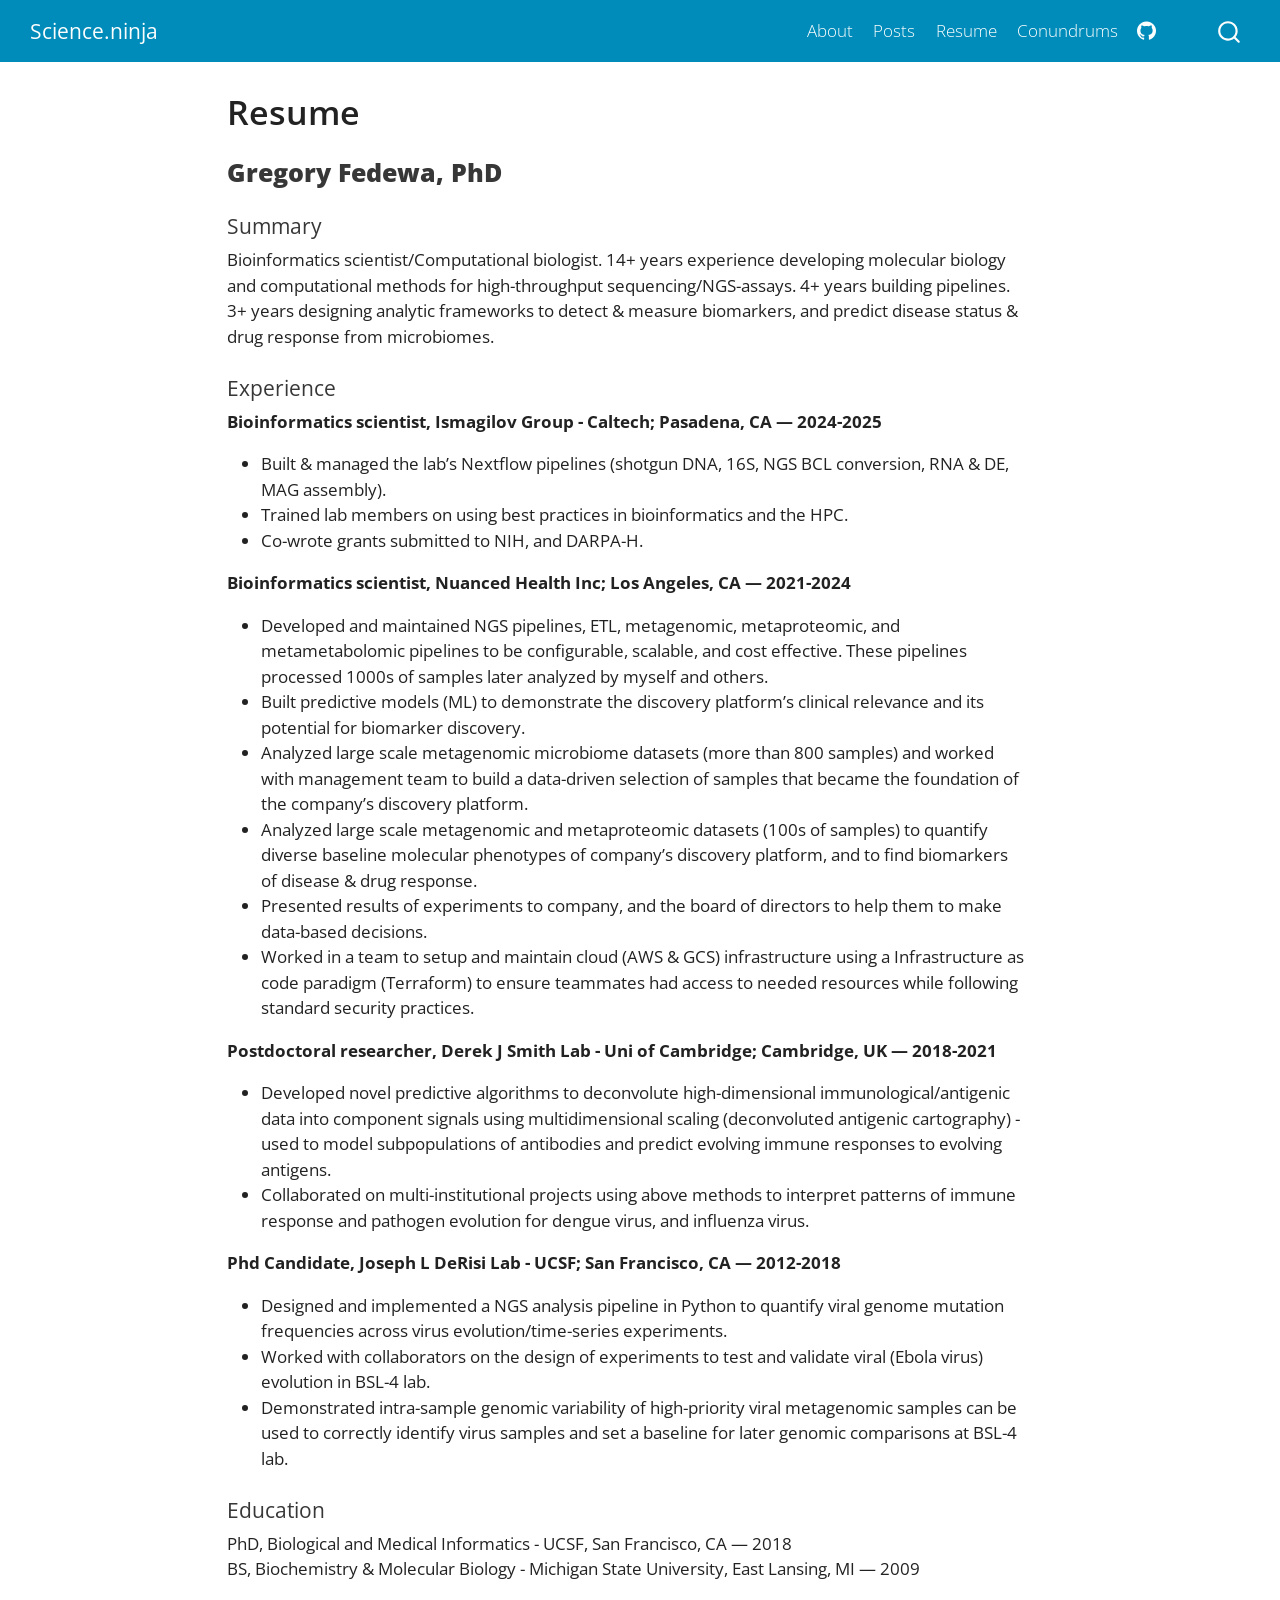
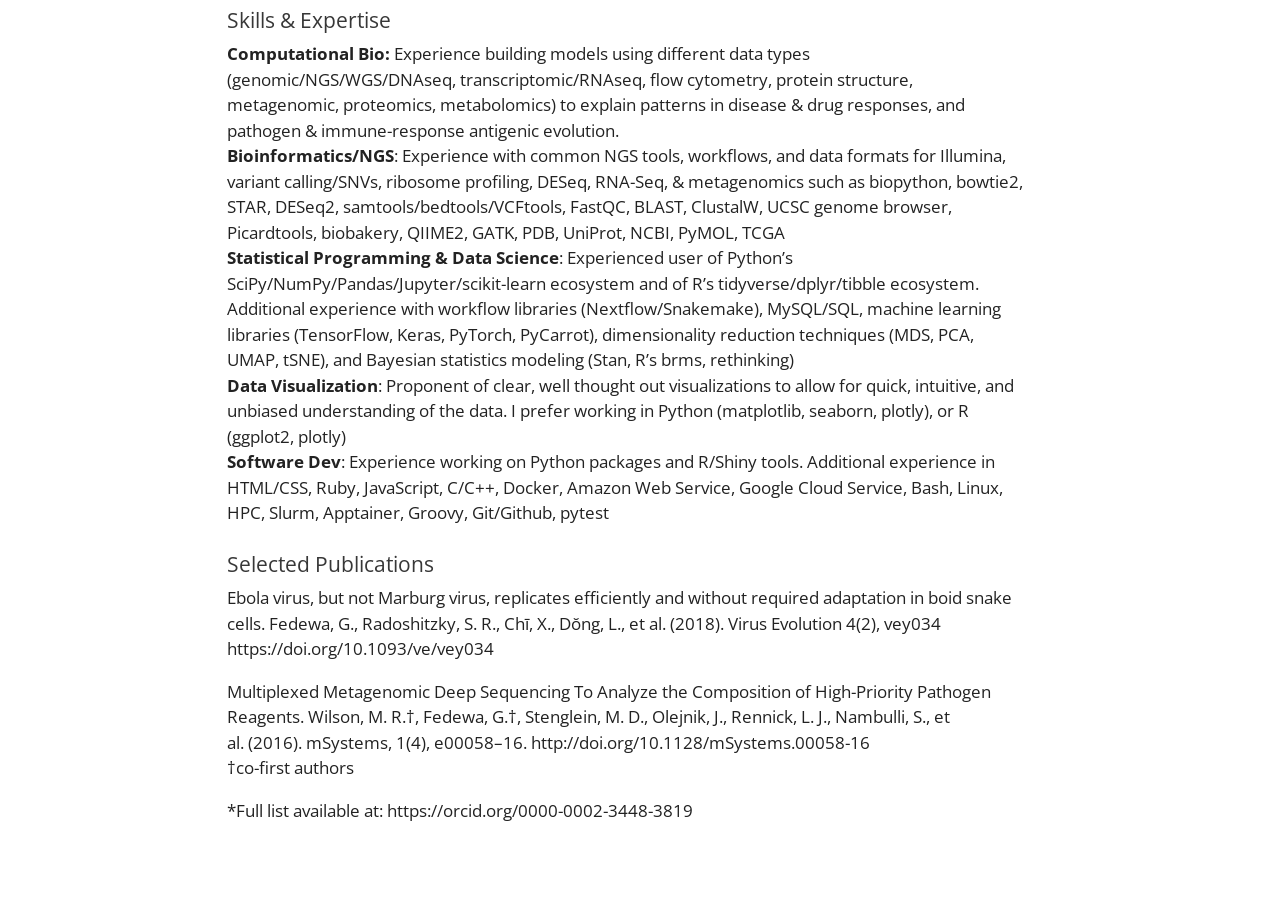
<file: resume.html>
<!DOCTYPE html>
<html xmlns="http://www.w3.org/1999/xhtml" lang="en" xml:lang="en"><head>

<meta charset="utf-8">
<meta name="generator" content="quarto-1.7.32">

<meta name="viewport" content="width=device-width, initial-scale=1.0, user-scalable=yes">


<title>Resume – Science.ninja</title>
<style>
code{white-space: pre-wrap;}
span.smallcaps{font-variant: small-caps;}
div.columns{display: flex; gap: min(4vw, 1.5em);}
div.column{flex: auto; overflow-x: auto;}
div.hanging-indent{margin-left: 1.5em; text-indent: -1.5em;}
ul.task-list{list-style: none;}
ul.task-list li input[type="checkbox"] {
  width: 0.8em;
  margin: 0 0.8em 0.2em -1em; /* quarto-specific, see https://github.com/quarto-dev/quarto-cli/issues/4556 */ 
  vertical-align: middle;
}
</style>


<script src="site_libs/quarto-nav/quarto-nav.js"></script>
<script src="site_libs/quarto-nav/headroom.min.js"></script>
<script src="site_libs/clipboard/clipboard.min.js"></script>
<script src="site_libs/quarto-search/autocomplete.umd.js"></script>
<script src="site_libs/quarto-search/fuse.min.js"></script>
<script src="site_libs/quarto-search/quarto-search.js"></script>
<meta name="quarto:offset" content="./">
<script src="site_libs/quarto-html/quarto.js" type="module"></script>
<script src="site_libs/quarto-html/tabsets/tabsets.js" type="module"></script>
<script src="site_libs/quarto-html/popper.min.js"></script>
<script src="site_libs/quarto-html/tippy.umd.min.js"></script>
<script src="site_libs/quarto-html/anchor.min.js"></script>
<link href="site_libs/quarto-html/tippy.css" rel="stylesheet">
<link href="site_libs/quarto-html/quarto-syntax-highlighting-37eea08aefeeee20ff55810ff984fec1.css" rel="stylesheet" id="quarto-text-highlighting-styles">
<script src="site_libs/bootstrap/bootstrap.min.js"></script>
<link href="site_libs/bootstrap/bootstrap-icons.css" rel="stylesheet">
<link href="site_libs/bootstrap/bootstrap-1eaf760eef43accb212d3c2e9d282bfd.min.css" rel="stylesheet" append-hash="true" id="quarto-bootstrap" data-mode="light">
<script src="site_libs/quarto-contrib/iconify-2.1.0/iconify-icon.min.js"></script>
<script id="quarto-search-options" type="application/json">{
  "location": "navbar",
  "copy-button": false,
  "collapse-after": 3,
  "panel-placement": "end",
  "type": "overlay",
  "limit": 50,
  "keyboard-shortcut": [
    "f",
    "/",
    "s"
  ],
  "show-item-context": false,
  "language": {
    "search-no-results-text": "No results",
    "search-matching-documents-text": "matching documents",
    "search-copy-link-title": "Copy link to search",
    "search-hide-matches-text": "Hide additional matches",
    "search-more-match-text": "more match in this document",
    "search-more-matches-text": "more matches in this document",
    "search-clear-button-title": "Clear",
    "search-text-placeholder": "",
    "search-detached-cancel-button-title": "Cancel",
    "search-submit-button-title": "Submit",
    "search-label": "Search"
  }
}</script>


<link rel="stylesheet" href="styles.css">
</head>

<body class="nav-fixed fullcontent quarto-light">

<div id="quarto-search-results"></div>
  <header id="quarto-header" class="headroom fixed-top">
    <nav class="navbar navbar-expand-lg " data-bs-theme="dark">
      <div class="navbar-container container-fluid">
      <div class="navbar-brand-container mx-auto">
    <a class="navbar-brand" href="./index.html">
    <span class="navbar-title">Science.ninja</span>
    </a>
  </div>
            <div id="quarto-search" class="" title="Search"></div>
          <button class="navbar-toggler" type="button" data-bs-toggle="collapse" data-bs-target="#navbarCollapse" aria-controls="navbarCollapse" role="menu" aria-expanded="false" aria-label="Toggle navigation" onclick="if (window.quartoToggleHeadroom) { window.quartoToggleHeadroom(); }">
  <span class="navbar-toggler-icon"></span>
</button>
          <div class="collapse navbar-collapse" id="navbarCollapse">
            <ul class="navbar-nav navbar-nav-scroll ms-auto">
  <li class="nav-item">
    <a class="nav-link" href="./about.html"> 
<span class="menu-text">About</span></a>
  </li>  
  <li class="nav-item">
    <a class="nav-link" href="./blog.html"> 
<span class="menu-text">Posts</span></a>
  </li>  
  <li class="nav-item">
    <a class="nav-link active" href="./resume.html" aria-current="page"> 
<span class="menu-text">Resume</span></a>
  </li>  
  <li class="nav-item">
    <a class="nav-link" href="./questions.html"> 
<span class="menu-text">Conundrums</span></a>
  </li>  
  <li class="nav-item compact">
    <a class="nav-link" href="https://github.com/harper357"> <i class="bi bi-github" role="img">
</i> 
<span class="menu-text"></span></a>
  </li>  
  <li class="nav-item">
    <a class="nav-link" href="https://bsky.app/profile/science.ninja"> 
<span class="menu-text"><iconify-icon role="img" inline="" icon="simple-icons:bluesky" aria-label="Icon bluesky from simple-icons Iconify.design set." title="Icon bluesky from simple-icons Iconify.design set."></iconify-icon></span></a>
  </li>  
  <li class="nav-item">
    <a class="nav-link" href="https://orcid.org/0000-0002-3448-3819"> 
<span class="menu-text"><iconify-icon role="img" inline="" icon="simple-icons:orcid" aria-label="Icon orcid from simple-icons Iconify.design set." title="Icon orcid from simple-icons Iconify.design set."></iconify-icon></span></a>
  </li>  
</ul>
          </div> <!-- /navcollapse -->
            <div class="quarto-navbar-tools">
</div>
      </div> <!-- /container-fluid -->
    </nav>
</header>
<!-- content -->
<div id="quarto-content" class="quarto-container page-columns page-rows-contents page-layout-article page-navbar">
<!-- sidebar -->
<!-- margin-sidebar -->
    
<!-- main -->
<main class="content" id="quarto-document-content">

<header id="title-block-header" class="quarto-title-block default">
<div class="quarto-title">
<h1 class="title">Resume</h1>
</div>



<div class="quarto-title-meta">

    
  
    
  </div>
  


</header>


<section id="gregory-fedewa-phd" class="level3">
<h3 class="anchored" data-anchor-id="gregory-fedewa-phd"><strong>Gregory Fedewa, PhD</strong></h3>
<section id="summary" class="level4">
<h4 class="anchored" data-anchor-id="summary"><strong>Summary</strong></h4>
<p>Bioinformatics scientist/Computational biologist. 14+ years experience developing molecular biology and computational methods for high-throughput sequencing/NGS-assays. 4+ years building pipelines. 3+ years designing analytic frameworks to detect &amp; measure biomarkers, and predict disease status &amp; drug response from microbiomes.</p>
</section>
<section id="experience" class="level4">
<h4 class="anchored" data-anchor-id="experience"><strong>Experience</strong></h4>
<p><strong>Bioinformatics scientist, Ismagilov Group - Caltech; Pasadena, CA — 2024-2025</strong></p>
<ul>
<li>Built &amp; managed the lab’s Nextflow pipelines (shotgun DNA, 16S, NGS BCL conversion, RNA &amp; DE, MAG assembly).</li>
<li>Trained lab members on using best practices in bioinformatics and the HPC.</li>
<li>Co-wrote grants submitted to NIH, and DARPA-H.</li>
</ul>
<p><strong>Bioinformatics scientist, Nuanced Health Inc; Los Angeles, CA — 2021-2024</strong></p>
<ul>
<li>Developed and maintained NGS pipelines, ETL, metagenomic, metaproteomic, and metametabolomic pipelines to be configurable, scalable, and cost effective. These pipelines processed 1000s of samples later analyzed by myself and others.</li>
<li>Built predictive models (ML) to demonstrate the discovery platform’s clinical relevance and its potential for biomarker discovery.</li>
<li>Analyzed large scale metagenomic microbiome datasets (more than 800 samples) and worked with management team to build a data-driven selection of samples that became the foundation of the company’s discovery platform.</li>
<li>Analyzed large scale metagenomic and metaproteomic datasets (100s of samples) to quantify diverse baseline molecular phenotypes of company’s discovery platform, and to find biomarkers of disease &amp; drug response.</li>
<li>Presented results of experiments to company, and the board of directors to help them to make data-based decisions.</li>
<li>Worked in a team to setup and maintain cloud (AWS &amp; GCS) infrastructure using a Infrastructure as code paradigm (Terraform) to ensure teammates had access to needed resources while following standard security practices.</li>
</ul>
<p><strong>Postdoctoral researcher,</strong> <strong>Derek J Smith Lab - Uni of Cambridge; Cambridge, UK — 2018-2021</strong></p>
<ul>
<li>Developed novel predictive algorithms to deconvolute high-dimensional immunological/antigenic data into component signals using multidimensional scaling (deconvoluted antigenic cartography) - used to model subpopulations of antibodies and predict evolving immune responses to evolving antigens.</li>
<li>Collaborated on multi-institutional projects using above methods to interpret patterns of immune response and pathogen evolution for dengue virus, and influenza virus.</li>
</ul>
<p><strong>Phd Candidate, Joseph L DeRisi Lab - UCSF; San Francisco, CA — 2012-2018</strong></p>
<ul>
<li>Designed and implemented a NGS analysis pipeline in Python to quantify viral genome mutation frequencies across virus evolution/time-series experiments.</li>
<li>Worked with collaborators on the design of experiments to test and validate viral (Ebola virus) evolution in BSL-4 lab.</li>
<li>Demonstrated intra-sample genomic variability of high-priority viral metagenomic samples can be used to correctly identify virus samples and set a baseline for later genomic comparisons at BSL-4 lab.</li>
</ul>
</section>
<section id="education" class="level4">
<h4 class="anchored" data-anchor-id="education"><strong>Education</strong></h4>
<p>PhD, Biological and Medical Informatics - UCSF, San Francisco, CA — 2018<br>
BS, Biochemistry &amp; Molecular Biology - Michigan State University, East Lansing, MI — 2009</p>
</section>
<section id="skills-expertise" class="level4">
<h4 class="anchored" data-anchor-id="skills-expertise"><strong>Skills &amp; Expertise</strong></h4>
<p><strong>Computational Bio:</strong> Experience building models using different data types (genomic/NGS/WGS/DNAseq, transcriptomic/RNAseq, flow cytometry, protein structure, metagenomic, proteomics, metabolomics) to explain patterns in disease &amp; drug responses, and pathogen &amp; immune-response antigenic evolution.<br>
<strong>Bioinformatics/NGS</strong>: Experience with common NGS tools, workflows, and data formats for Illumina, variant calling/SNVs, ribosome profiling, DESeq, RNA-Seq, &amp; metagenomics such as biopython, bowtie2, STAR, DESeq2, samtools/bedtools/VCFtools, FastQC, BLAST, ClustalW, UCSC genome browser, Picardtools, biobakery, QIIME2, GATK, PDB, UniProt, NCBI, PyMOL, TCGA<br>
<strong>Statistical Programming &amp; Data Science</strong>: Experienced user of Python’s SciPy/NumPy/Pandas/Jupyter/scikit-learn ecosystem and of R’s tidyverse/dplyr/tibble ecosystem. Additional experience with workflow libraries (Nextflow/Snakemake), MySQL/SQL, machine learning libraries (TensorFlow, Keras, PyTorch, PyCarrot), dimensionality reduction techniques (MDS, PCA, UMAP, tSNE), and Bayesian statistics modeling (Stan, R’s brms, rethinking)<br>
<strong>Data Visualization</strong>: Proponent of clear, well thought out visualizations to allow for quick, intuitive, and unbiased understanding of the data. I prefer working in Python (matplotlib, seaborn, plotly), or R (ggplot2, plotly)<br>
<strong>Software Dev</strong>: Experience working on Python packages and R/Shiny tools. Additional experience in HTML/CSS, Ruby, JavaScript, C/C++, Docker, Amazon Web Service, Google Cloud Service, Bash, Linux, HPC, Slurm, Apptainer, Groovy, Git/Github, pytest</p>
</section>
<section id="selected-publications" class="level4">
<h4 class="anchored" data-anchor-id="selected-publications"><strong>Selected Publications</strong></h4>
<p>Ebola virus, but not Marburg virus, replicates efficiently and without required adaptation in boid snake cells. Fedewa, G., Radoshitzky, S. R., Chī, X., Dŏng, L., et al.&nbsp;(2018). Virus Evolution 4(2), vey034 https://doi.org/10.1093/ve/vey034</p>
<p>Multiplexed Metagenomic Deep Sequencing To Analyze the Composition of High-Priority Pathogen Reagents. Wilson, M. R.†, Fedewa, G.†, Stenglein, M. D., Olejnik, J., Rennick, L. J., Nambulli, S., et al.&nbsp;(2016). mSystems, 1(4), e00058–16. http://doi.org/10.1128/mSystems.00058-16<br>
†co-first authors</p>
<p>*Full list available at: https://orcid.org/0000-0002-3448-3819</p>


</section>
</section>

</main> <!-- /main -->
<script id="quarto-html-after-body" type="application/javascript">
  window.document.addEventListener("DOMContentLoaded", function (event) {
    const icon = "";
    const anchorJS = new window.AnchorJS();
    anchorJS.options = {
      placement: 'right',
      icon: icon
    };
    anchorJS.add('.anchored');
    const isCodeAnnotation = (el) => {
      for (const clz of el.classList) {
        if (clz.startsWith('code-annotation-')) {                     
          return true;
        }
      }
      return false;
    }
    const onCopySuccess = function(e) {
      // button target
      const button = e.trigger;
      // don't keep focus
      button.blur();
      // flash "checked"
      button.classList.add('code-copy-button-checked');
      var currentTitle = button.getAttribute("title");
      button.setAttribute("title", "Copied!");
      let tooltip;
      if (window.bootstrap) {
        button.setAttribute("data-bs-toggle", "tooltip");
        button.setAttribute("data-bs-placement", "left");
        button.setAttribute("data-bs-title", "Copied!");
        tooltip = new bootstrap.Tooltip(button, 
          { trigger: "manual", 
            customClass: "code-copy-button-tooltip",
            offset: [0, -8]});
        tooltip.show();    
      }
      setTimeout(function() {
        if (tooltip) {
          tooltip.hide();
          button.removeAttribute("data-bs-title");
          button.removeAttribute("data-bs-toggle");
          button.removeAttribute("data-bs-placement");
        }
        button.setAttribute("title", currentTitle);
        button.classList.remove('code-copy-button-checked');
      }, 1000);
      // clear code selection
      e.clearSelection();
    }
    const getTextToCopy = function(trigger) {
        const codeEl = trigger.previousElementSibling.cloneNode(true);
        for (const childEl of codeEl.children) {
          if (isCodeAnnotation(childEl)) {
            childEl.remove();
          }
        }
        return codeEl.innerText;
    }
    const clipboard = new window.ClipboardJS('.code-copy-button:not([data-in-quarto-modal])', {
      text: getTextToCopy
    });
    clipboard.on('success', onCopySuccess);
    if (window.document.getElementById('quarto-embedded-source-code-modal')) {
      const clipboardModal = new window.ClipboardJS('.code-copy-button[data-in-quarto-modal]', {
        text: getTextToCopy,
        container: window.document.getElementById('quarto-embedded-source-code-modal')
      });
      clipboardModal.on('success', onCopySuccess);
    }
      var localhostRegex = new RegExp(/^(?:http|https):\/\/localhost\:?[0-9]*\//);
      var mailtoRegex = new RegExp(/^mailto:/);
        var filterRegex = new RegExp("science\.ninja");
      var isInternal = (href) => {
          return filterRegex.test(href) || localhostRegex.test(href) || mailtoRegex.test(href);
      }
      // Inspect non-navigation links and adorn them if external
     var links = window.document.querySelectorAll('a[href]:not(.nav-link):not(.navbar-brand):not(.toc-action):not(.sidebar-link):not(.sidebar-item-toggle):not(.pagination-link):not(.no-external):not([aria-hidden]):not(.dropdown-item):not(.quarto-navigation-tool):not(.about-link)');
      for (var i=0; i<links.length; i++) {
        const link = links[i];
        if (!isInternal(link.href)) {
          // undo the damage that might have been done by quarto-nav.js in the case of
          // links that we want to consider external
          if (link.dataset.originalHref !== undefined) {
            link.href = link.dataset.originalHref;
          }
        }
      }
    function tippyHover(el, contentFn, onTriggerFn, onUntriggerFn) {
      const config = {
        allowHTML: true,
        maxWidth: 500,
        delay: 100,
        arrow: false,
        appendTo: function(el) {
            return el.parentElement;
        },
        interactive: true,
        interactiveBorder: 10,
        theme: 'quarto',
        placement: 'bottom-start',
      };
      if (contentFn) {
        config.content = contentFn;
      }
      if (onTriggerFn) {
        config.onTrigger = onTriggerFn;
      }
      if (onUntriggerFn) {
        config.onUntrigger = onUntriggerFn;
      }
      window.tippy(el, config); 
    }
    const noterefs = window.document.querySelectorAll('a[role="doc-noteref"]');
    for (var i=0; i<noterefs.length; i++) {
      const ref = noterefs[i];
      tippyHover(ref, function() {
        // use id or data attribute instead here
        let href = ref.getAttribute('data-footnote-href') || ref.getAttribute('href');
        try { href = new URL(href).hash; } catch {}
        const id = href.replace(/^#\/?/, "");
        const note = window.document.getElementById(id);
        if (note) {
          return note.innerHTML;
        } else {
          return "";
        }
      });
    }
    const xrefs = window.document.querySelectorAll('a.quarto-xref');
    const processXRef = (id, note) => {
      // Strip column container classes
      const stripColumnClz = (el) => {
        el.classList.remove("page-full", "page-columns");
        if (el.children) {
          for (const child of el.children) {
            stripColumnClz(child);
          }
        }
      }
      stripColumnClz(note)
      if (id === null || id.startsWith('sec-')) {
        // Special case sections, only their first couple elements
        const container = document.createElement("div");
        if (note.children && note.children.length > 2) {
          container.appendChild(note.children[0].cloneNode(true));
          for (let i = 1; i < note.children.length; i++) {
            const child = note.children[i];
            if (child.tagName === "P" && child.innerText === "") {
              continue;
            } else {
              container.appendChild(child.cloneNode(true));
              break;
            }
          }
          if (window.Quarto?.typesetMath) {
            window.Quarto.typesetMath(container);
          }
          return container.innerHTML
        } else {
          if (window.Quarto?.typesetMath) {
            window.Quarto.typesetMath(note);
          }
          return note.innerHTML;
        }
      } else {
        // Remove any anchor links if they are present
        const anchorLink = note.querySelector('a.anchorjs-link');
        if (anchorLink) {
          anchorLink.remove();
        }
        if (window.Quarto?.typesetMath) {
          window.Quarto.typesetMath(note);
        }
        if (note.classList.contains("callout")) {
          return note.outerHTML;
        } else {
          return note.innerHTML;
        }
      }
    }
    for (var i=0; i<xrefs.length; i++) {
      const xref = xrefs[i];
      tippyHover(xref, undefined, function(instance) {
        instance.disable();
        let url = xref.getAttribute('href');
        let hash = undefined; 
        if (url.startsWith('#')) {
          hash = url;
        } else {
          try { hash = new URL(url).hash; } catch {}
        }
        if (hash) {
          const id = hash.replace(/^#\/?/, "");
          const note = window.document.getElementById(id);
          if (note !== null) {
            try {
              const html = processXRef(id, note.cloneNode(true));
              instance.setContent(html);
            } finally {
              instance.enable();
              instance.show();
            }
          } else {
            // See if we can fetch this
            fetch(url.split('#')[0])
            .then(res => res.text())
            .then(html => {
              const parser = new DOMParser();
              const htmlDoc = parser.parseFromString(html, "text/html");
              const note = htmlDoc.getElementById(id);
              if (note !== null) {
                const html = processXRef(id, note);
                instance.setContent(html);
              } 
            }).finally(() => {
              instance.enable();
              instance.show();
            });
          }
        } else {
          // See if we can fetch a full url (with no hash to target)
          // This is a special case and we should probably do some content thinning / targeting
          fetch(url)
          .then(res => res.text())
          .then(html => {
            const parser = new DOMParser();
            const htmlDoc = parser.parseFromString(html, "text/html");
            const note = htmlDoc.querySelector('main.content');
            if (note !== null) {
              // This should only happen for chapter cross references
              // (since there is no id in the URL)
              // remove the first header
              if (note.children.length > 0 && note.children[0].tagName === "HEADER") {
                note.children[0].remove();
              }
              const html = processXRef(null, note);
              instance.setContent(html);
            } 
          }).finally(() => {
            instance.enable();
            instance.show();
          });
        }
      }, function(instance) {
      });
    }
        let selectedAnnoteEl;
        const selectorForAnnotation = ( cell, annotation) => {
          let cellAttr = 'data-code-cell="' + cell + '"';
          let lineAttr = 'data-code-annotation="' +  annotation + '"';
          const selector = 'span[' + cellAttr + '][' + lineAttr + ']';
          return selector;
        }
        const selectCodeLines = (annoteEl) => {
          const doc = window.document;
          const targetCell = annoteEl.getAttribute("data-target-cell");
          const targetAnnotation = annoteEl.getAttribute("data-target-annotation");
          const annoteSpan = window.document.querySelector(selectorForAnnotation(targetCell, targetAnnotation));
          const lines = annoteSpan.getAttribute("data-code-lines").split(",");
          const lineIds = lines.map((line) => {
            return targetCell + "-" + line;
          })
          let top = null;
          let height = null;
          let parent = null;
          if (lineIds.length > 0) {
              //compute the position of the single el (top and bottom and make a div)
              const el = window.document.getElementById(lineIds[0]);
              top = el.offsetTop;
              height = el.offsetHeight;
              parent = el.parentElement.parentElement;
            if (lineIds.length > 1) {
              const lastEl = window.document.getElementById(lineIds[lineIds.length - 1]);
              const bottom = lastEl.offsetTop + lastEl.offsetHeight;
              height = bottom - top;
            }
            if (top !== null && height !== null && parent !== null) {
              // cook up a div (if necessary) and position it 
              let div = window.document.getElementById("code-annotation-line-highlight");
              if (div === null) {
                div = window.document.createElement("div");
                div.setAttribute("id", "code-annotation-line-highlight");
                div.style.position = 'absolute';
                parent.appendChild(div);
              }
              div.style.top = top - 2 + "px";
              div.style.height = height + 4 + "px";
              div.style.left = 0;
              let gutterDiv = window.document.getElementById("code-annotation-line-highlight-gutter");
              if (gutterDiv === null) {
                gutterDiv = window.document.createElement("div");
                gutterDiv.setAttribute("id", "code-annotation-line-highlight-gutter");
                gutterDiv.style.position = 'absolute';
                const codeCell = window.document.getElementById(targetCell);
                const gutter = codeCell.querySelector('.code-annotation-gutter');
                gutter.appendChild(gutterDiv);
              }
              gutterDiv.style.top = top - 2 + "px";
              gutterDiv.style.height = height + 4 + "px";
            }
            selectedAnnoteEl = annoteEl;
          }
        };
        const unselectCodeLines = () => {
          const elementsIds = ["code-annotation-line-highlight", "code-annotation-line-highlight-gutter"];
          elementsIds.forEach((elId) => {
            const div = window.document.getElementById(elId);
            if (div) {
              div.remove();
            }
          });
          selectedAnnoteEl = undefined;
        };
          // Handle positioning of the toggle
      window.addEventListener(
        "resize",
        throttle(() => {
          elRect = undefined;
          if (selectedAnnoteEl) {
            selectCodeLines(selectedAnnoteEl);
          }
        }, 10)
      );
      function throttle(fn, ms) {
      let throttle = false;
      let timer;
        return (...args) => {
          if(!throttle) { // first call gets through
              fn.apply(this, args);
              throttle = true;
          } else { // all the others get throttled
              if(timer) clearTimeout(timer); // cancel #2
              timer = setTimeout(() => {
                fn.apply(this, args);
                timer = throttle = false;
              }, ms);
          }
        };
      }
        // Attach click handler to the DT
        const annoteDls = window.document.querySelectorAll('dt[data-target-cell]');
        for (const annoteDlNode of annoteDls) {
          annoteDlNode.addEventListener('click', (event) => {
            const clickedEl = event.target;
            if (clickedEl !== selectedAnnoteEl) {
              unselectCodeLines();
              const activeEl = window.document.querySelector('dt[data-target-cell].code-annotation-active');
              if (activeEl) {
                activeEl.classList.remove('code-annotation-active');
              }
              selectCodeLines(clickedEl);
              clickedEl.classList.add('code-annotation-active');
            } else {
              // Unselect the line
              unselectCodeLines();
              clickedEl.classList.remove('code-annotation-active');
            }
          });
        }
    const findCites = (el) => {
      const parentEl = el.parentElement;
      if (parentEl) {
        const cites = parentEl.dataset.cites;
        if (cites) {
          return {
            el,
            cites: cites.split(' ')
          };
        } else {
          return findCites(el.parentElement)
        }
      } else {
        return undefined;
      }
    };
    var bibliorefs = window.document.querySelectorAll('a[role="doc-biblioref"]');
    for (var i=0; i<bibliorefs.length; i++) {
      const ref = bibliorefs[i];
      const citeInfo = findCites(ref);
      if (citeInfo) {
        tippyHover(citeInfo.el, function() {
          var popup = window.document.createElement('div');
          citeInfo.cites.forEach(function(cite) {
            var citeDiv = window.document.createElement('div');
            citeDiv.classList.add('hanging-indent');
            citeDiv.classList.add('csl-entry');
            var biblioDiv = window.document.getElementById('ref-' + cite);
            if (biblioDiv) {
              citeDiv.innerHTML = biblioDiv.innerHTML;
            }
            popup.appendChild(citeDiv);
          });
          return popup.innerHTML;
        });
      }
    }
  });
  </script>
</div> <!-- /content -->




</body></html>
</file>
<file: site_libs/quarto-html/tippy.css>
.tippy-box[data-animation=fade][data-state=hidden]{opacity:0}[data-tippy-root]{max-width:calc(100vw - 10px)}.tippy-box{position:relative;background-color:#333;color:#fff;border-radius:4px;font-size:14px;line-height:1.4;white-space:normal;outline:0;transition-property:transform,visibility,opacity}.tippy-box[data-placement^=top]>.tippy-arrow{bottom:0}.tippy-box[data-placement^=top]>.tippy-arrow:before{bottom:-7px;left:0;border-width:8px 8px 0;border-top-color:initial;transform-origin:center top}.tippy-box[data-placement^=bottom]>.tippy-arrow{top:0}.tippy-box[data-placement^=bottom]>.tippy-arrow:before{top:-7px;left:0;border-width:0 8px 8px;border-bottom-color:initial;transform-origin:center bottom}.tippy-box[data-placement^=left]>.tippy-arrow{right:0}.tippy-box[data-placement^=left]>.tippy-arrow:before{border-width:8px 0 8px 8px;border-left-color:initial;right:-7px;transform-origin:center left}.tippy-box[data-placement^=right]>.tippy-arrow{left:0}.tippy-box[data-placement^=right]>.tippy-arrow:before{left:-7px;border-width:8px 8px 8px 0;border-right-color:initial;transform-origin:center right}.tippy-box[data-inertia][data-state=visible]{transition-timing-function:cubic-bezier(.54,1.5,.38,1.11)}.tippy-arrow{width:16px;height:16px;color:#333}.tippy-arrow:before{content:"";position:absolute;border-color:transparent;border-style:solid}.tippy-content{position:relative;padding:5px 9px;z-index:1}
</file>
<file: site_libs/quarto-html/quarto-syntax-highlighting-37eea08aefeeee20ff55810ff984fec1.css>
/* quarto syntax highlight colors */
:root {
  --quarto-hl-ot-color: #003B4F;
  --quarto-hl-at-color: #657422;
  --quarto-hl-ss-color: #20794D;
  --quarto-hl-an-color: #5E5E5E;
  --quarto-hl-fu-color: #4758AB;
  --quarto-hl-st-color: #20794D;
  --quarto-hl-cf-color: #003B4F;
  --quarto-hl-op-color: #5E5E5E;
  --quarto-hl-er-color: #AD0000;
  --quarto-hl-bn-color: #AD0000;
  --quarto-hl-al-color: #AD0000;
  --quarto-hl-va-color: #111111;
  --quarto-hl-bu-color: inherit;
  --quarto-hl-ex-color: inherit;
  --quarto-hl-pp-color: #AD0000;
  --quarto-hl-in-color: #5E5E5E;
  --quarto-hl-vs-color: #20794D;
  --quarto-hl-wa-color: #5E5E5E;
  --quarto-hl-do-color: #5E5E5E;
  --quarto-hl-im-color: #00769E;
  --quarto-hl-ch-color: #20794D;
  --quarto-hl-dt-color: #AD0000;
  --quarto-hl-fl-color: #AD0000;
  --quarto-hl-co-color: #5E5E5E;
  --quarto-hl-cv-color: #5E5E5E;
  --quarto-hl-cn-color: #8f5902;
  --quarto-hl-sc-color: #5E5E5E;
  --quarto-hl-dv-color: #AD0000;
  --quarto-hl-kw-color: #003B4F;
}

/* other quarto variables */
:root {
  --quarto-font-monospace: SFMono-Regular, Menlo, Monaco, Consolas, "Liberation Mono", "Courier New", monospace;
}

/* syntax highlight based on Pandoc's rules */
pre > code.sourceCode > span {
  color: #003B4F;
}

code.sourceCode > span {
  color: #003B4F;
}

div.sourceCode,
div.sourceCode pre.sourceCode {
  color: #003B4F;
}

/* Normal */
code span {
  color: #003B4F;
}

/* Alert */
code span.al {
  color: #AD0000;
  font-style: inherit;
}

/* Annotation */
code span.an {
  color: #5E5E5E;
  font-style: inherit;
}

/* Attribute */
code span.at {
  color: #657422;
  font-style: inherit;
}

/* BaseN */
code span.bn {
  color: #AD0000;
  font-style: inherit;
}

/* BuiltIn */
code span.bu {
  font-style: inherit;
}

/* ControlFlow */
code span.cf {
  color: #003B4F;
  font-weight: bold;
  font-style: inherit;
}

/* Char */
code span.ch {
  color: #20794D;
  font-style: inherit;
}

/* Constant */
code span.cn {
  color: #8f5902;
  font-style: inherit;
}

/* Comment */
code span.co {
  color: #5E5E5E;
  font-style: inherit;
}

/* CommentVar */
code span.cv {
  color: #5E5E5E;
  font-style: italic;
}

/* Documentation */
code span.do {
  color: #5E5E5E;
  font-style: italic;
}

/* DataType */
code span.dt {
  color: #AD0000;
  font-style: inherit;
}

/* DecVal */
code span.dv {
  color: #AD0000;
  font-style: inherit;
}

/* Error */
code span.er {
  color: #AD0000;
  font-style: inherit;
}

/* Extension */
code span.ex {
  font-style: inherit;
}

/* Float */
code span.fl {
  color: #AD0000;
  font-style: inherit;
}

/* Function */
code span.fu {
  color: #4758AB;
  font-style: inherit;
}

/* Import */
code span.im {
  color: #00769E;
  font-style: inherit;
}

/* Information */
code span.in {
  color: #5E5E5E;
  font-style: inherit;
}

/* Keyword */
code span.kw {
  color: #003B4F;
  font-weight: bold;
  font-style: inherit;
}

/* Operator */
code span.op {
  color: #5E5E5E;
  font-style: inherit;
}

/* Other */
code span.ot {
  color: #003B4F;
  font-style: inherit;
}

/* Preprocessor */
code span.pp {
  color: #AD0000;
  font-style: inherit;
}

/* SpecialChar */
code span.sc {
  color: #5E5E5E;
  font-style: inherit;
}

/* SpecialString */
code span.ss {
  color: #20794D;
  font-style: inherit;
}

/* String */
code span.st {
  color: #20794D;
  font-style: inherit;
}

/* Variable */
code span.va {
  color: #111111;
  font-style: inherit;
}

/* VerbatimString */
code span.vs {
  color: #20794D;
  font-style: inherit;
}

/* Warning */
code span.wa {
  color: #5E5E5E;
  font-style: italic;
}

.prevent-inlining {
  content: "</";
}

/*# sourceMappingURL=27d3d809615f7771493d095567f04340.css.map */
</file>
<file: styles.css>
/* css styles */
</file>
